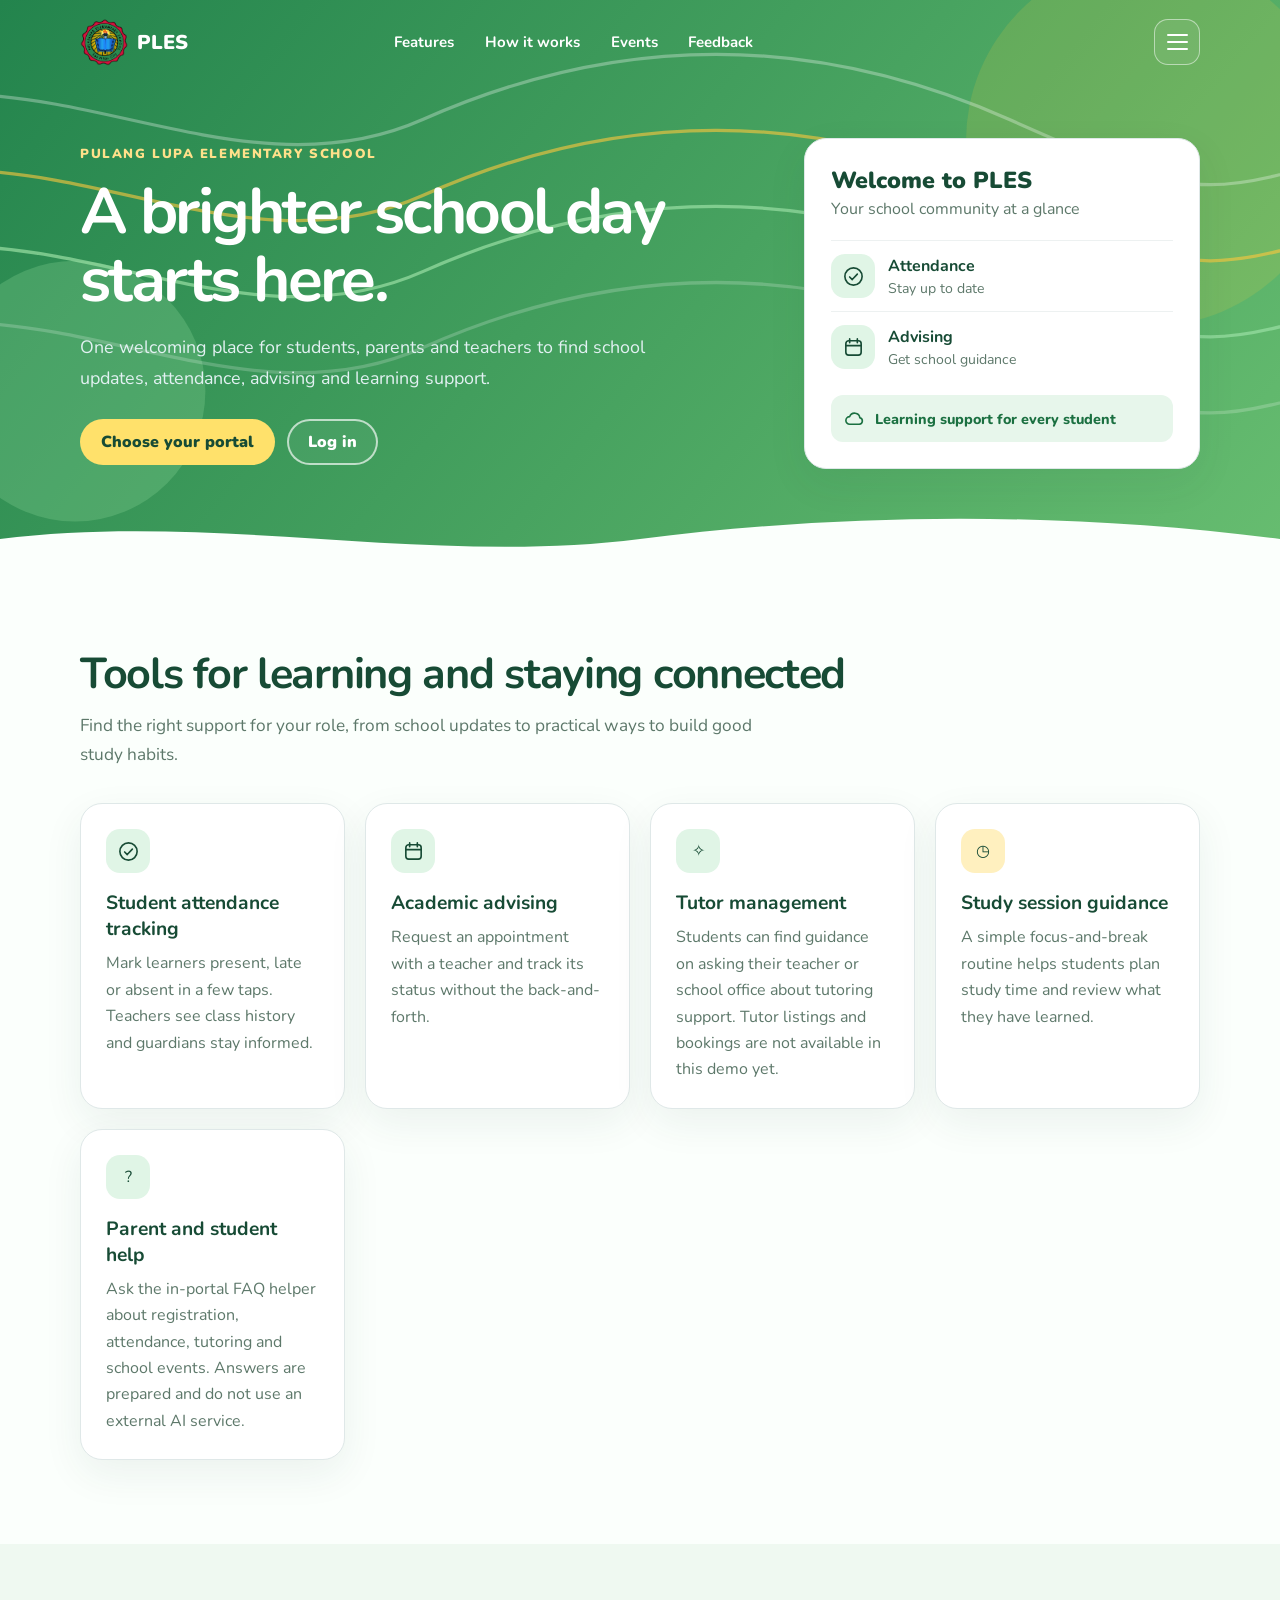
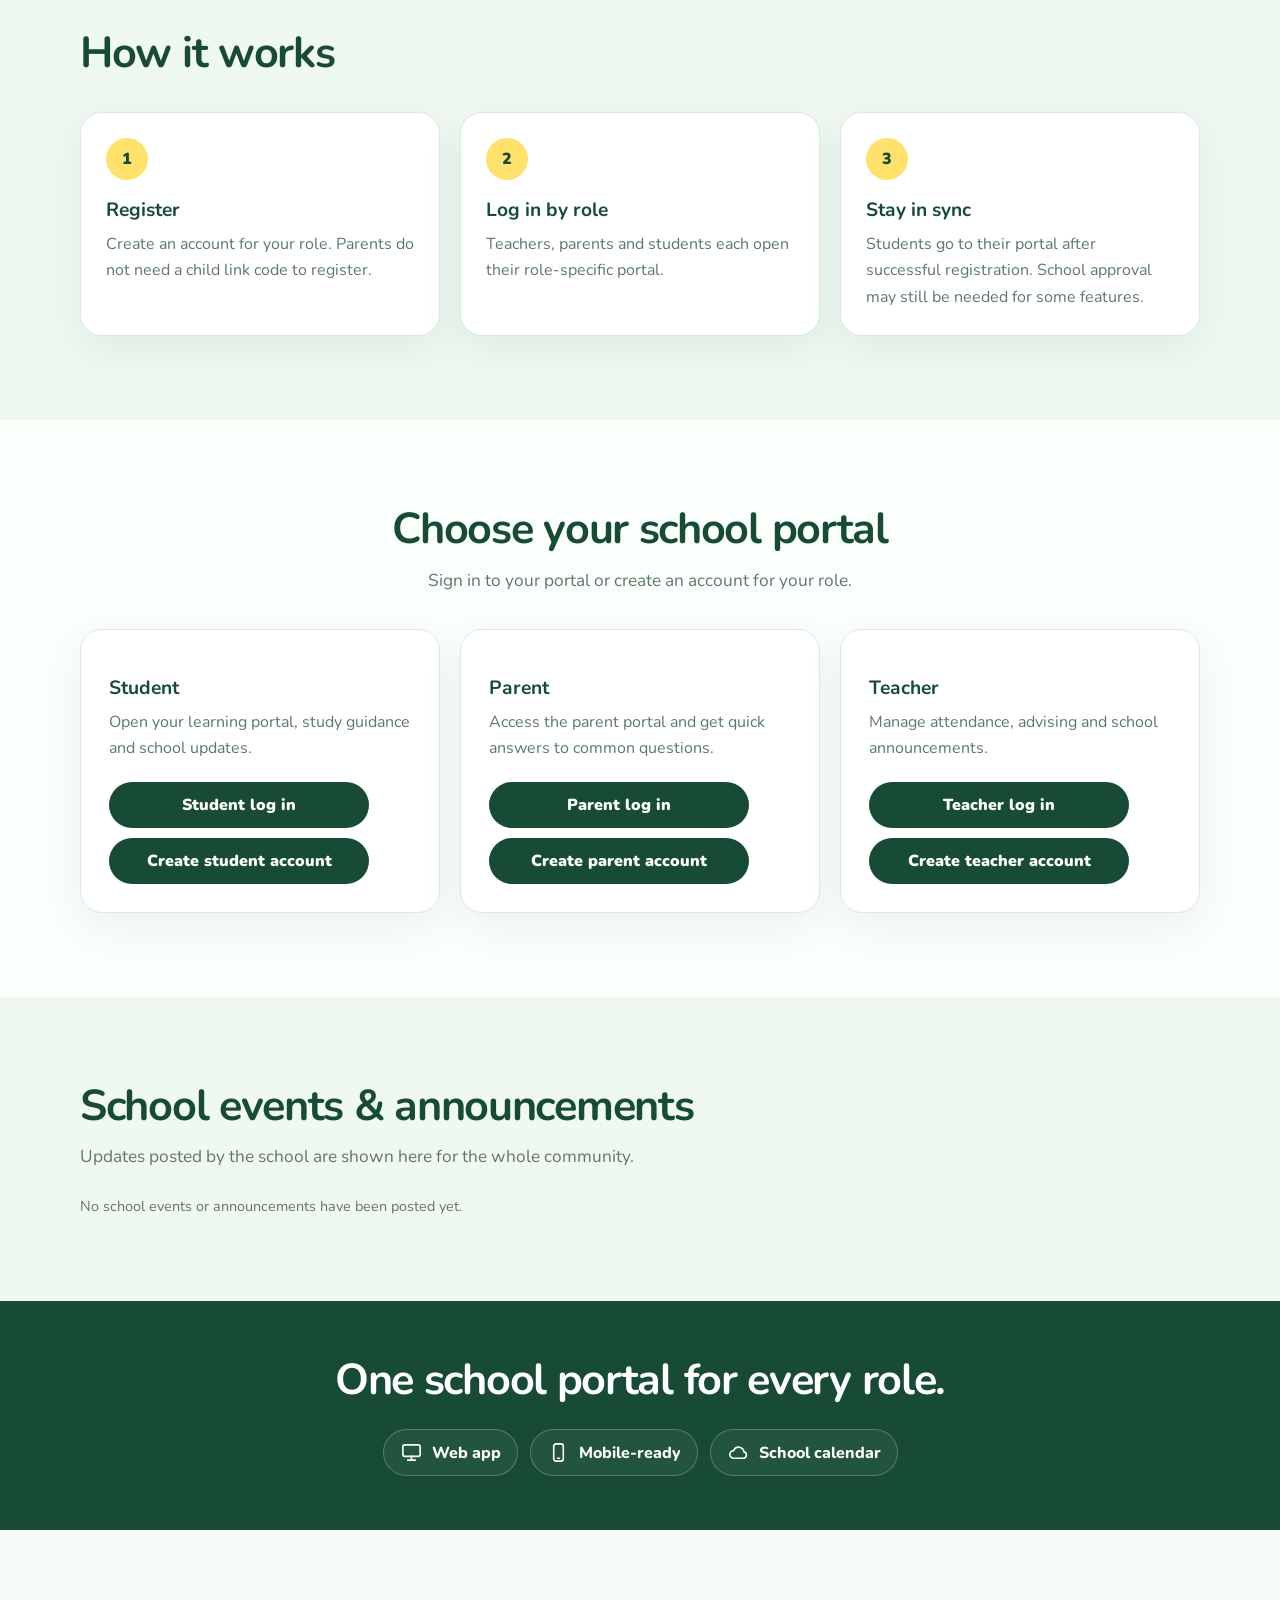
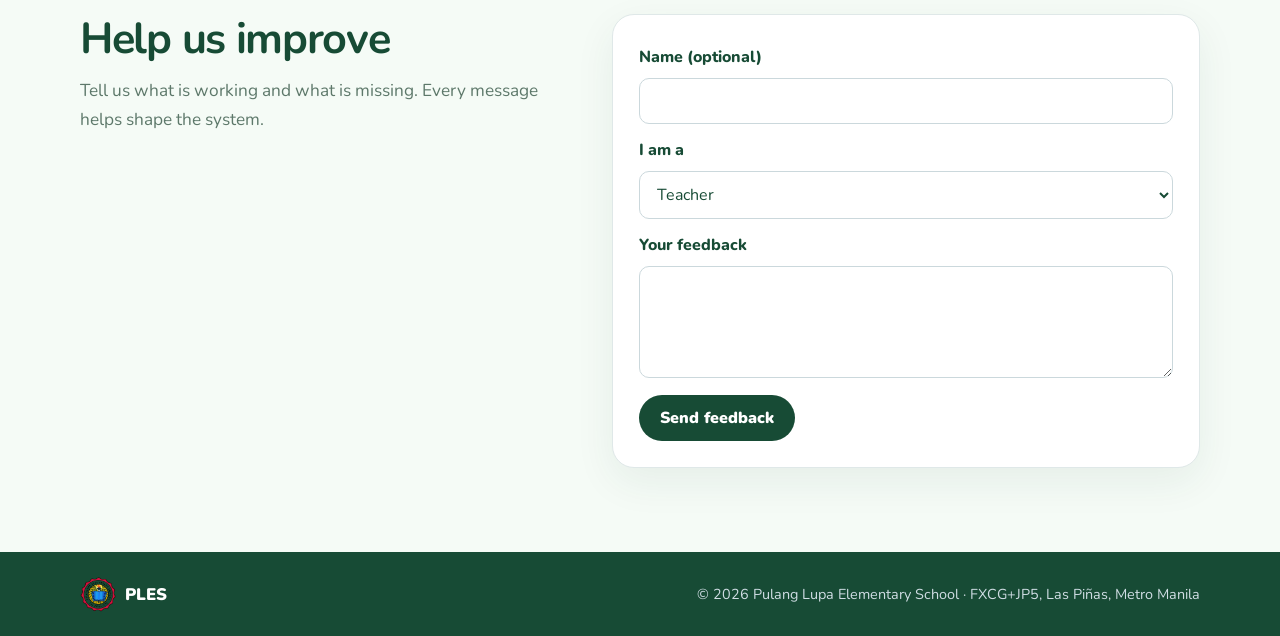
<file: index.html>
<!doctype html>
<html lang="en">
  <head>
    <meta charset="UTF-8" />
    <meta name="viewport" content="width=device-width, initial-scale=1.0" />
    <meta
      name="description"
      content="PLES is the school portal for attendance, advising, student study support, school events and parent help."
    />
    <title>PLES — School tools in sync</title>

    <link rel="preconnect" href="https://fonts.googleapis.com" />
    <link rel="preconnect" href="https://fonts.gstatic.com" crossorigin />
    <link
      href="https://fonts.googleapis.com/css2?family=Nunito:wght@400;500;600;700;800;900&display=swap"
      rel="stylesheet"
    />
    <link rel="stylesheet" href="index.css" />
  </head>

  <body>
    <div class="site-shell">
      <header class="hero-shell" id="top">
        <svg
          class="hero-waves"
          viewBox="0 0 1440 520"
          preserveAspectRatio="xMidYMid slice"
          aria-hidden="true"
        >
          <circle cx="1190" cy="130" r="170" fill="#FFC93C" fill-opacity=".14" />
          <circle cx="200" cy="360" r="120" fill="#9BE0A4" fill-opacity=".24" />
          <g fill="none" stroke-linecap="round" stroke-width="3">
            <path
              d="M-20 110C160 30 340 190 520 110S880 30 1060 110 1240 190 1460 110"
              stroke="#fff"
              stroke-opacity=".3"
            />
            <path
              transform="translate(0 70)"
              d="M-20 110C160 30 340 190 520 110S880 30 1060 110 1240 190 1460 110"
              stroke="#FFC93C"
              stroke-opacity=".6"
            />
            <path
              transform="translate(0 140)"
              d="M-20 110C160 30 340 190 520 110S880 30 1060 110 1240 190 1460 110"
              stroke="#9BE0A4"
              stroke-opacity=".7"
            />
            <path
              transform="translate(0 210)"
              d="M-20 110C160 30 340 190 520 110S880 30 1060 110 1240 190 1460 110"
              stroke="#fff"
              stroke-opacity=".2"
            />
          </g>
        </svg>

        <div class="container hero-container">
          <div class="top-nav">
            <a class="brand" href="#top" aria-label="PLES home">
              <img class="school-logo" src="school-logo.png" alt="" />
              <span>PLES</span>
            </a>

            <nav class="desktop-links" aria-label="Primary navigation">
              <a href="#features">Features</a>
              <a href="#how">How it works</a>
              <a href="#school-updates">Events</a>
              <a href="#feedback">Feedback</a>
            </nav>

            <button
              class="menu-toggle"
              id="menu-toggle"
              type="button"
              aria-expanded="false"
              aria-controls="site-menu"
              aria-label="Open menu"
            >
              <span></span><span></span><span></span>
            </button>
            <nav class="site-menu" id="site-menu" aria-label="Site menu" hidden>
              <div class="menu-section">
                <span class="menu-heading">Navigate</span>
                <a href="#features">Features</a>
                <a href="#how">How it works</a>
                <a href="#school-updates">Events &amp; announcements</a>
                <a href="#feedback">Feedback</a>
              </div>
              <div class="menu-section">
                <button
                  class="menu-heading menu-dropdown-toggle"
                  id="login-menu-toggle"
                  type="button"
                  aria-expanded="false"
                  aria-controls="login-menu-options"
                >
                  <span>Log in</span><span class="menu-chevron" aria-hidden="true">⌄</span>
                </button>
                <div class="menu-options" id="login-menu-options" hidden>
                  <a href="login.html?role=teacher">Log in as Teacher</a>
                  <a href="login.html?role=parent">Log in as Parent</a>
                  <a href="login.html?role=student">Log in as Student</a>
                </div>
              </div>
              <div class="menu-section">
                <button
                  class="menu-heading menu-dropdown-toggle"
                  id="register-menu-toggle"
                  type="button"
                  aria-expanded="false"
                  aria-controls="register-menu-options"
                >
                  <span>Register</span><span class="menu-chevron" aria-hidden="true">⌄</span>
                </button>
                <div class="menu-options" id="register-menu-options" hidden>
                  <a href="register.html?role=teacher">Register as Teacher</a>
                  <a href="register.html?role=parent">Register as Parent</a>
                  <a href="register.html?role=student">Register as Student</a>
                </div>
              </div>
            </div>
          </nav>

          <div class="hero-content">
            <div class="hero-copy">
              <span class="eyebrow">Pulang Lupa Elementary School</span>
              <h1>
                A brighter school day starts here.
              </h1>
              <p>
                One welcoming place for students, parents and teachers to find
                school updates, attendance, advising and learning support.
              </p>

              <div class="hero-actions">
                <a class="button button-yellow" href="#portals">Choose your portal</a>
                <button class="button button-outline" type="button" data-open-menu>
                  Log in
                </button>
              </div>
            </div>

            <div class="preview-card" aria-label="PLES school portal features">
              <div class="preview-heading">Welcome to PLES</div>
              <div class="preview-subtitle">Your school community at a glance</div>

              <div class="preview-row">
                <span class="feature-icon mint" aria-hidden="true">
                  <svg viewBox="0 0 24 24">
                    <circle cx="12" cy="12" r="9"></circle>
                    <path d="m8 12.5 2.7 2.7L16 9.5"></path>
                  </svg>
                </span>
                <div>
                  <strong>Attendance</strong>
                  <span>Stay up to date</span>
                </div>
              </div>

              <div class="preview-row">
                <span class="feature-icon coral" aria-hidden="true">
                  <svg viewBox="0 0 24 24">
                    <rect x="4" y="5" width="16" height="15" rx="3"></rect>
                    <path d="M8 3v4M16 3v4M4 10h16"></path>
                  </svg>
                </span>
                <div>
                  <strong>Advising</strong>
                  <span>Get school guidance</span>
                </div>
              </div>

              <div class="cloud-sync">
                <svg viewBox="0 0 24 24" aria-hidden="true">
                  <path d="M7 18a4 4 0 0 1 0-8 5.5 5.5 0 0 1 10.6 1.3A3.4 3.4 0 0 1 17 18z"></path>
                </svg>
                Learning support for every student
              </div>
            </div>
          </div>
        </div>

        <svg class="hero-edge" viewBox="0 0 1440 70" preserveAspectRatio="none" aria-hidden="true">
          <path d="M0 35C240 0 480 70 720 35S1200 0 1440 35V70H0Z" />
        </svg>
      </header>

      <main>
        <section class="section features-section" id="features">
          <div class="container">
            <h2>Tools for learning and staying connected</h2>
            <p class="section-lead">
              Find the right support for your role, from school updates to
              practical ways to build good study habits.
            </p>

            <div class="feature-grid">
              <article class="feature-card" id="attendance">
                <span class="feature-icon mint" aria-hidden="true">
                  <svg viewBox="0 0 24 24">
                    <circle cx="12" cy="12" r="9"></circle>
                    <path d="m8 12.5 2.7 2.7L16 9.5"></path>
                  </svg>
                </span>
                <h3>Student attendance tracking</h3>
                <p>
                  Mark learners present, late or absent in a few taps. Teachers
                  see class history and guardians stay informed.
                </p>
              </article>

              <article class="feature-card" id="advising">
                <span class="feature-icon coral" aria-hidden="true">
                  <svg viewBox="0 0 24 24">
                    <rect x="4" y="5" width="16" height="15" rx="3"></rect>
                    <path d="M8 3v4M16 3v4M4 10h16"></path>
                  </svg>
                </span>
                <h3>Academic advising</h3>
                <p>
                  Request an appointment with a teacher and track its status
                  without the back-and-forth.
                </p>
              </article>

              <article class="feature-card">
                <span class="feature-icon mint" aria-hidden="true">✧</span>
                <h3>Tutor management</h3>
                <p>
                  Students can find guidance on asking their teacher or school
                  office about tutoring support. Tutor listings and bookings
                  are not available in this demo yet.
                </p>
              </article>

              <article class="feature-card">
                <span class="feature-icon sun" aria-hidden="true">◷</span>
                <h3>Study session guidance</h3>
                <p>
                  A simple focus-and-break routine helps students plan study
                  time and review what they have learned.
                </p>
              </article>

              <article class="feature-card">
                <span class="feature-icon coral" aria-hidden="true">?</span>
                <h3>Parent and student help</h3>
                <p>
                  Ask the in-portal FAQ helper about registration, attendance,
                  tutoring and school events. Answers are prepared and do not
                  use an external AI service.
                </p>
              </article>
            </div>
          </div>
        </section>

        <section class="section how-section" id="how">
          <div class="container">
            <h2>How it works</h2>

            <div class="steps-grid">
              <article class="step">
                <span class="step-number">1</span>
                <h3>Register</h3>
                <p>
                  Create an account for your role. Parents do not need a child
                  link code to register.
                </p>
              </article>

              <article class="step">
                <span class="step-number">2</span>
                <h3>Log in by role</h3>
                <p>
                  Teachers, parents and students each open their role-specific portal.
                </p>
              </article>

              <article class="step">
                <span class="step-number">3</span>
                <h3>Stay in sync</h3>
                <p>
                  Students go to their portal after successful registration.
                  School approval may still be needed for some features.
                </p>
              </article>
            </div>
          </div>
        </section>

        <section class="section start-section" id="portals">
          <div class="container">
            <h2>Choose your school portal</h2>
            <p class="section-lead">
              Sign in to your portal or create an account for your role.
            </p>
            <div class="start-grid">
              <article class="choice-card">
                <h3>Student</h3>
                <p>Open your learning portal, study guidance and school updates.</p>
                <div class="role-actions">
                  <a class="button button-navy" href="login.html?role=student">Student log in</a>
                  <a class="button button-navy" href="register.html?role=student">Create student account</a>
                </div>
              </article>
              <article class="choice-card">
                <h3>Parent</h3>
                <p>Access the parent portal and get quick answers to common questions.</p>
                <div class="role-actions">
                  <a class="button button-navy" href="login.html?role=parent">Parent log in</a>
                  <a class="button button-navy" href="register.html?role=parent">Create parent account</a>
                </div>
              </article>
              <article class="choice-card">
                <h3>Teacher</h3>
                <p>Manage attendance, advising and school announcements.</p>
                <div class="role-actions">
                  <a class="button button-navy" href="login.html?role=teacher">Teacher log in</a>
                  <a class="button button-navy" href="register.html?role=teacher">Create teacher account</a>
                </div>
              </article>
            </div>
          </div>
        </section>

        <section class="section updates-section" id="school-updates">
          <div class="container">
            <h2>School events &amp; announcements</h2>
            <p class="section-lead">Updates posted by the school are shown here for the whole community.</p>
            <div class="public-updates" id="public-updates" aria-live="polite"></div>
          </div>
        </section>

        <section class="device-band" aria-label="PLES access">
          <div class="container">
            <h2>One school portal for every role.</h2>

            <div class="device-chips">
              <span>
                <svg viewBox="0 0 24 24" aria-hidden="true">
                  <rect x="3" y="4" width="18" height="12" rx="2"></rect>
                  <path d="M8 20h8M12 16v4"></path>
                </svg>
                Web app
              </span>

              <span>
                <svg viewBox="0 0 24 24" aria-hidden="true">
                  <rect x="7" y="3" width="10" height="18" rx="2.5"></rect>
                  <path d="M11 18h2"></path>
                </svg>
                Mobile-ready
              </span>

              <span>
                <svg viewBox="0 0 24 24" aria-hidden="true">
                  <path d="M7 18a4 4 0 0 1 0-8 5.5 5.5 0 0 1 10.6 1.3A3.4 3.4 0 0 1 17 18z"></path>
                </svg>
                School calendar
              </span>
            </div>
          </div>
        </section>

        <section class="section feedback-section" id="feedback">
          <div class="container feedback-layout">
            <div class="feedback-copy">
              <h2>Help us improve</h2>
              <p class="section-lead">
                Tell us what is working and what is missing. Every message helps
                shape the system.
              </p>
            </div>

            <form class="feedback-form" id="feedback-form">
              <label for="feedback-name">Name (optional)</label>
              <input
                id="feedback-name"
                name="name"
                type="text"
                autocomplete="name"
              />

              <label for="feedback-role">I am a</label>
              <select id="feedback-role" name="role">
                <option>Teacher</option>
                <option>Parent</option>
                <option>Student</option>
              </select>

              <label for="feedback-message">Your feedback</label>
              <textarea
                id="feedback-message"
                name="feedback"
                rows="4"
                required
                minlength="5"
              ></textarea>

              <button class="button button-navy" type="submit">
                Send feedback
              </button>

              <p class="local-confirmation" id="feedback-confirmation" role="status" hidden>
                Thanks for sharing your feedback. It has been confirmed on this
                page and was not sent to a server.
              </p>
            </form>
          </div>
        </section>
      </main>

      <footer class="site-footer">
        <div class="container footer-content">
          <a class="brand brand-small" href="#top" aria-label="PLES home">
            <img class="school-logo" src="school-logo.png" alt="" />
            <span>PLES</span>
          </a>
          <span>© <span id="year">2026</span> Pulang Lupa Elementary School · FXCG+JP5, Las Piñas, Metro Manila</span>
        </div>
      </footer>

      <nav class="mobile-dock" aria-label="Quick navigation">
        <a href="#top">
          <svg viewBox="0 0 24 24" aria-hidden="true">
            <path d="m4 11 8-7 8 7v8a1 1 0 0 1-1 1h-4v-6H9v6H5a1 1 0 0 1-1-1z"></path>
          </svg>
          <span>Home</span>
        </a>
        <a href="#portals">
          <svg viewBox="0 0 24 24" aria-hidden="true">
            <path d="M16 21v-2a4 4 0 0 0-4-4H6a4 4 0 0 0-4 4v2M9 11a4 4 0 1 0 0-8 4 4 0 0 0 0 8ZM20 8v6M23 11h-6"></path>
          </svg>
          <span>Portals</span>
        </a>
        <a href="#feedback">
          <svg viewBox="0 0 24 24" aria-hidden="true">
            <path d="M4 5h16v11H9l-5 4z"></path>
          </svg>
          <span>Feedback</span>
        </a>
      </nav>
    </div>

    <script type="module" src="index.js"></script>
  </body>
</html>
</file>
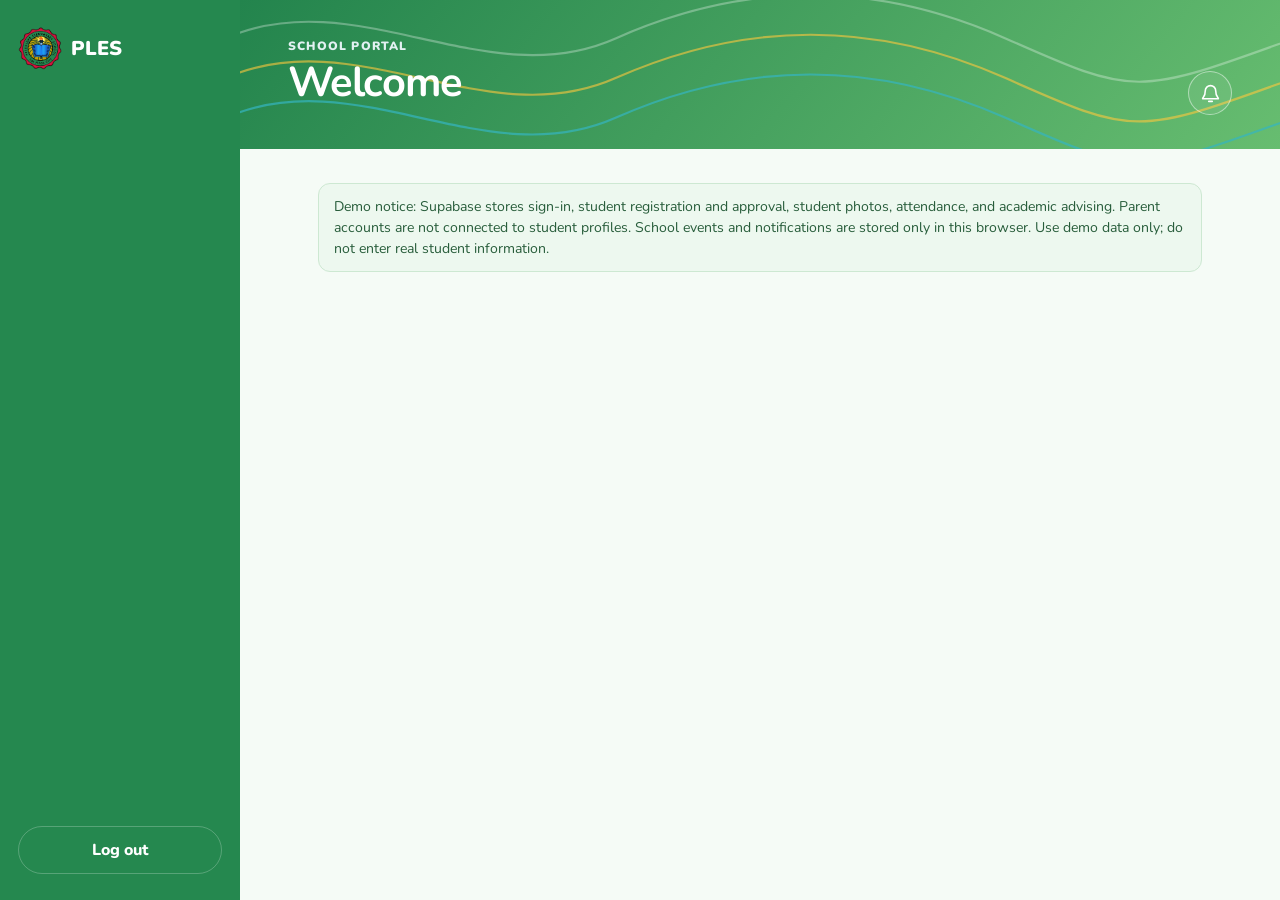
<file: dashboard.html>
<!doctype html>
<html lang="en">
  <head>
    <meta charset="utf-8" />
    <meta name="viewport" content="width=device-width, initial-scale=1" />
    <meta name="description" content="Private school portals for teachers, parents and students." />
    <title>School portal | PLES</title>
    <link rel="preconnect" href="https://fonts.googleapis.com" />
    <link rel="preconnect" href="https://fonts.gstatic.com" crossorigin />
    <link href="https://fonts.googleapis.com/css2?family=Nunito:wght@400;600;700;800;900&display=swap" rel="stylesheet" />
    <link rel="stylesheet" href="dashboard.css" />
    <script type="module" src="dashboard.js"></script>
  </head>
  <body>
    <div class="app">
      <aside class="side">
        <a class="brand" href="dashboard.html" aria-label="PLES portal home">
          <img class="school-logo" src="school-logo.png" alt="" />
          <span>PLES</span>
        </a>
        <nav id="nav" aria-label="Portal sections"></nav>
        <a class="logout logout-link" href="index.html">Log out</a>
      </aside>

      <div class="main">
        <header class="banner">
          <svg viewBox="0 0 1440 220" preserveAspectRatio="xMidYMid slice" aria-hidden="true">
            <g fill="none" stroke-linecap="round" stroke-width="3">
              <path d="M-20 60C160 -20 340 140 520 60S880 -20 1060 60 1240 140 1460 60" stroke="#fff" stroke-opacity=".3" />
              <path transform="translate(0 55)" d="M-20 60C160 -20 340 140 520 60S880 -20 1060 60 1240 140 1460 60" stroke="#FFC93C" stroke-opacity=".6" />
              <path transform="translate(0 110)" d="M-20 60C160 -20 340 140 520 60S880 -20 1060 60 1240 140 1460 60" stroke="#35B6C0" stroke-opacity=".7" />
            </g>
          </svg>
          <div class="banner-text">
            <a class="mobile-brand" href="dashboard.html" aria-label="PLES portal home">
              <img class="school-logo" src="school-logo.png" alt="" />
              <span>PLES</span>
            </a>
            <p class="eyebrow" id="role-label">School portal</p>
            <h1 id="hello">Welcome</h1>
            <p id="today"></p>
          </div>
          <div class="header-actions">
            <button class="notification-button" id="notification-button" type="button" aria-label="Notifications" aria-expanded="false">
              <svg viewBox="0 0 24 24" aria-hidden="true"><path d="M18 9a6 6 0 0 0-12 0c0 7-3 7-3 9h18c0-2-3-2-3-9M10 21h4" /></svg>
              <span class="notification-count" id="notification-count" hidden></span>
            </button>
            <a class="mobile-logout logout-link" href="index.html">Log out</a>
          </div>
        </header>

        <main class="content">
          <p class="demo-banner" role="note">Demo notice: Supabase stores sign-in, student registration and approval, student photos, attendance, and academic advising. Parent accounts are not connected to student profiles. School events and notifications are stored only in this browser. Use demo data only; do not enter real student information.</p>
          <section class="panel notification-panel" id="notification-panel" hidden>
            <div class="panel-heading"><div><h3>Notifications</h3><p>Recent updates for your portal</p></div><button id="close-notifications" class="link-btn" type="button">Close</button></div>
            <div id="notification-list" class="event-list"></div>
          </section>
          <section class="panel help-assistant" id="help-assistant" hidden>
            <div class="panel-heading"><div><h3>PLES Help Chat</h3><p>Quick answers for parents and students</p></div></div>
            <p class="help-disclaimer">This FAQ helper uses prepared school answers and does not send messages to an external AI service.</p>
            <div class="help-chat-log" id="help-chat-log" role="log" aria-live="polite">
              <p class="help-message">assistant: Hi! Ask me about registration, tutoring, study sessions, attendance, advising, or school events.</p>
            </div>
            <form class="help-chat-form" id="help-chat-form">
              <label for="help-chat-input">Your question</label>
              <div class="help-chat-entry">
                <input id="help-chat-input" name="question" type="text" maxlength="300" placeholder="How can I find a tutor?" required />
                <button class="btn" type="submit">Ask</button>
              </div>
            </form>
          </section>

          <section id="teacher-home" class="view" hidden>
            <div class="section-heading">
              <div><h2>Teacher dashboard</h2><p class="lead">Your connected learners and today’s school activity.</p></div>
              <a class="btn" href="#attendance">Take attendance</a>
            </div>
            <div class="quick-grid">
              <a class="quick-card" href="#advising"><span class="quick-icon">✦</span><strong>Advising requests</strong><span id="pending-count">Review pending requests</span></a>
              <a class="quick-card" href="#attendance"><span class="quick-icon">✓</span><strong>Attendance</strong><span>Record today’s attendance</span></a>
            </div>
            <h3>Students assigned to you</h3>
            <div class="student-grid" id="teacher-students"></div>
            <section class="panel teacher-registrations-panel" id="teacher-registrations-panel" hidden>
              <div class="panel-heading">
                <div><h3>Student registrations to review</h3><p>Pending registrations and approved, unassigned students appear here.</p></div>
                <a class="btn btn-secondary" href="#admin">Review registrations</a>
              </div>
              <div class="student-grid" id="teacher-pending-students"></div>
            </section>
            <div class="dashboard-columns">
              <section class="panel"><div class="panel-heading"><div><h3>Upcoming events</h3><p>School calendar</p></div><a href="#events">View calendar</a></div><div id="teacher-events" class="event-list"></div></section>
            </div>
            <section class="panel admin-entry" id="admin-entry" hidden>
              <div><span class="eyebrow">Teacher workspace</span><h3>School administration</h3><p>Manage school events and announcements.</p></div>
              <a class="btn btn-secondary" href="#admin">Open admin tools</a>
            </section>
          </section>

          <section id="advising" class="view" hidden>
            <h2>Academic advising</h2>
            <p class="lead">Review and accept appointment requests from your connected school community.</p>
            <div id="advising-requests" class="list"></div>
          </section>

          <section id="attendance" class="view" hidden>
            <h2>Attendance tracking</h2><p class="lead">Record attendance for students approved and assigned to your account.</p>
            <p class="status-copy" id="attendance-registration-note" hidden>Pending registrations appear by name below for teachers. Attendance can be recorded after a student is approved and assigned to your roster.</p>
            <label class="filter-label" for="semester-filter">Attendance timeline</label>
            <select id="semester-filter" class="semester-filter">
              <option value="1">1st Semester</option><option value="2">2nd Semester</option>
              <option value="3">3rd Semester</option><option value="4">4th Semester</option>
            </select>
            <p id="summary" class="summary" role="status"></p>
            <p id="attendance-feedback" class="form-feedback" role="status"></p>
            <ul id="roster" class="list"></ul>
          </section>

          <section id="parent" class="view" hidden>
            <div class="section-heading"><div><h2>Guardian</h2><p class="lead">Your child’s school day, academic standing and teacher updates.</p></div></div>
            <div id="parent-child" class="card child-profile"></div>
            <div class="parent-grid">
              <section class="panel"><h3>Attendance</h3><p id="parent-attendance" class="status-copy"></p><label class="filter-label" for="parent-semester">Attendance timeline</label><select id="parent-semester" class="semester-filter"><option value="1">1st Semester</option><option value="2">2nd Semester</option><option value="3">3rd Semester</option><option value="4">4th Semester</option></select><ul id="week" class="week"></ul></section>
              <section class="panel"><h3>Academic standing</h3><p id="academic-standing" class="standing-copy"></p><h4>Teacher feedback</h4><p id="teacher-feedback" class="feedback-copy"></p></section>
            </div>
            <section class="panel advising-request-panel">
              <h3>Request academic advising</h3>
              <form id="parent-advising-form" class="form-row">
                <label>Preferred date<input name="date" type="date" required /></label>
                <label>Preferred time<input name="time" type="time" required /></label>
                <label>What would you like to discuss?<input name="message" minlength="3" required /></label>
                <button class="btn" type="submit">Send request</button>
              </form>
            </section>
            <section class="panel"><div class="panel-heading"><div><h3>Upcoming events</h3><p>School calendar updates</p></div></div><div id="parent-events" class="event-list"></div></section>
          </section>

          <section id="student" class="view" hidden>
            <h2>Student portal</h2><p class="lead">Your attendance and school updates.</p>
            <div class="quick-grid">
              <a class="quick-card" href="#advising"><span class="quick-icon">✦</span><strong>Academic advising</strong><span>Check appointment requests</span></a>
              <a class="quick-card" href="#events"><span class="quick-icon">▦</span><strong>School calendar</strong><span>View events and announcements</span></a>
              <a class="quick-card" href="#tutors"><span class="quick-icon">✧</span><strong>Tutor management</strong><span>Learn how to find tutoring support</span></a>
              <a class="quick-card" href="#study-sessions"><span class="quick-icon">◷</span><strong>Study sessions</strong><span>Build a simple study routine</span></a>
            </div>
            <section class="panel"><h3>My attendance</h3><label class="filter-label" for="student-semester-filter">Attendance timeline</label><select id="student-semester-filter" class="semester-filter"><option value="1">1st Semester</option><option value="2">2nd Semester</option><option value="3">3rd Semester</option><option value="4">4th Semester</option></select><p id="student-attendance" class="status-copy"></p></section>
            <section class="panel" id="student-registration-panel" hidden>
              <h3>Student registration</h3>
              <p id="student-approval-status" class="status-copy"></p>
              <div class="student-link-details">
                <div><strong>Student ID</strong><code id="student-school-id"></code></div>
              </div>
            </section>
            <section class="panel advising-request-panel">
              <h3>Request academic advising</h3>
              <form id="student-advising-form" class="form-row">
                <label>Preferred date<input name="date" type="date" required /></label>
                <label>Preferred time<input name="time" type="time" required /></label>
                <label>What would you like to discuss?<input name="message" minlength="3" required /></label>
                <button class="btn" type="submit">Send request</button>
                <p id="student-advising-feedback" class="form-feedback" role="status" hidden></p>
              </form>
              <p id="student-advising-status" class="status-copy" hidden></p>
            </section>
          </section>

          <section id="tutors" class="view" hidden>
            <h2>Tutor management</h2>
            <p class="lead">Find out how to get learning support from your school.</p>
            <section class="panel">
              <h3>Getting tutoring support</h3>
              <p class="status-copy">Ask your teacher or school office which tutors are available for your subject. Tutor listings and bookings are not connected to this demo portal yet.</p>
              <button class="btn help-prompt-button" type="button" data-help-prompt="How do I find a tutor?">Ask the help chat about tutors</button>
            </section>
          </section>

          <section id="study-sessions" class="view" hidden>
            <h2>Study sessions</h2>
            <p class="lead">Use this simple routine to make study time easier to manage.</p>
            <div class="study-plan-grid">
              <article class="panel"><span class="study-step">1</span><h3>Choose one goal</h3><p class="status-copy">Pick one subject or assignment to focus on for this session.</p></article>
              <article class="panel"><span class="study-step">2</span><h3>Focus, then pause</h3><p class="status-copy">Study for 25 minutes, take a 5-minute break, and repeat if you have time.</p></article>
              <article class="panel"><span class="study-step">3</span><h3>Review your progress</h3><p class="status-copy">Write down what you finished and what you want to ask your teacher.</p></article>
            </div>
            <button class="btn help-prompt-button" type="button" data-help-prompt="How can I plan a study session?">Ask the help chat about study sessions</button>
          </section>

          <section id="events" class="view" hidden>
            <h2>School calendar</h2><p class="lead">Upcoming school events and announcements.</p>
            <div id="calendar-events" class="event-list"></div>
          </section>

          <section id="admin" class="view" hidden>
            <h2>Teacher tools</h2><p class="lead">Approve pending students to your roster and manage school announcements.</p>
            <section class="panel" id="student-approvals-panel" hidden>
              <div class="panel-heading"><div><h3>Student approval access</h3><p>Review new student registrations and select students to add to your roster.</p></div><button class="link-btn" id="refresh-student-approvals" type="button">Refresh registrations</button></div>
              <p class="status-copy">Approving a student assigns them to your teacher roster. Only school administrators can reject registrations.</p>
              <div id="pending-student-approvals" class="approval-list"></div>
            </section>
            <form id="event-form" class="card form-row admin-form">
              <label>Post type<select name="type" required><option value="event">School event</option><option value="announcement">Announcement</option></select></label>
              <label>Title<input name="title" minlength="3" required /></label>
              <label>Date<input name="date" type="date" /></label>
              <label>Details<input name="details" minlength="3" required /></label>
              <button class="btn" type="submit">Publish post</button>
            </form>
            <p class="privacy-note">Admin tools appear only inside the Teacher portal. Production access must also be authorized by the school’s server.</p>
            <h3>Published posts</h3><div id="admin-events" class="event-list"></div>
          </section>
        </main>
      </div>
    </div>
  </body>
</html>
</file>
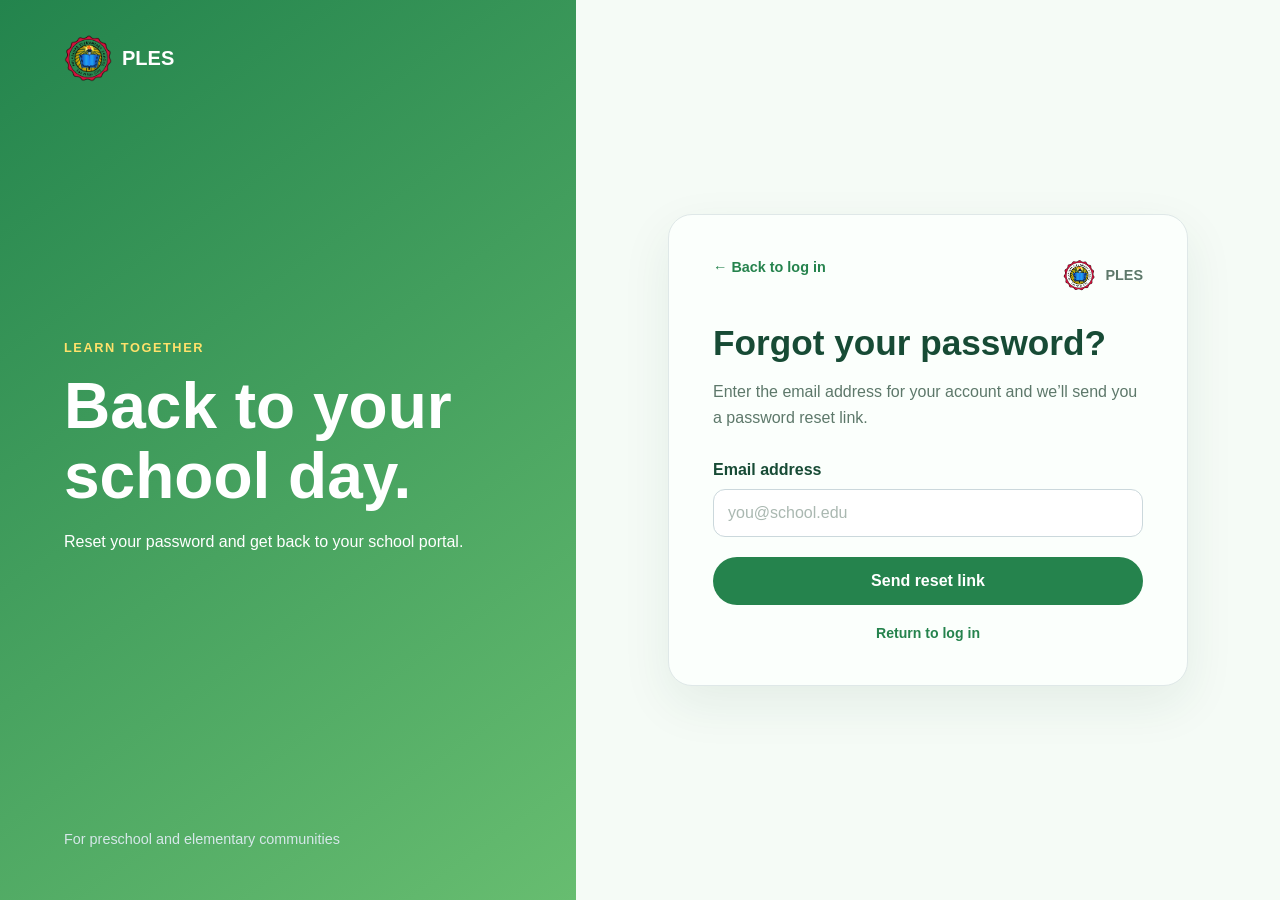
<file: forgot-password.html>
<!doctype html>
<html lang="en">
  <head>
    <meta charset="utf-8" />
    <meta name="viewport" content="width=device-width, initial-scale=1" />
    <title>Reset password | PLES</title>
    <link rel="stylesheet" href="styles.css" />
    <script type="module" src="forms.js"></script>
  </head>
  <body>
    <main class="auth-shell">
      <aside class="auth-aside">
        <a class="brand" href="index.html" aria-label="PLES home"><img class="school-logo" src="school-logo.png" alt="" /><span>PLES</span></a>
        <div>
          <p class="eyebrow">Learn together</p>
          <h1>Back to your school day.</h1>
          <p>Reset your password and get back to your school portal.</p>
        </div>
        <p class="aside-foot">For preschool and elementary communities</p>
      </aside>
      <section class="auth-main">
        <div class="auth-card">
          <div class="auth-topline"><a href="login.html">← Back to log in</a><a class="brand auth-brand" href="index.html" aria-label="PLES home"><img class="school-logo" src="school-logo.png" alt="" /><span>PLES</span></a></div>
          <section id="password-request-panel">
            <h2>Forgot your password?</h2>
            <p class="intro">Enter the email address for your account and we’ll send you a password reset link.</p>
            <form class="demo-form" id="password-request-form">
              <label for="reset-email">Email address</label>
              <input id="reset-email" name="email" type="email" autocomplete="email" placeholder="you@school.edu" required />
              <button class="submit-button" type="submit">Send reset link</button>
              <p class="form-success" role="status" hidden></p>
            </form>
          </section>
          <section id="password-update-panel" hidden>
            <h2>Choose a new password</h2>
            <p class="intro">Enter a new password for your PLES account.</p>
            <form class="demo-form" id="password-update-form">
              <label for="new-password">New password</label>
              <input id="new-password" name="password" type="password" autocomplete="new-password" placeholder="At least 8 characters" minlength="8" required />
              <button class="submit-button" type="submit">Update password</button>
              <p class="form-success" role="status" hidden></p>
            </form>
          </section>
          <nav class="auth-links">
            <a href="login.html">Return to log in</a>
          </nav>
        </div>
      </section>
    </main>
  </body>
</html>
</file>
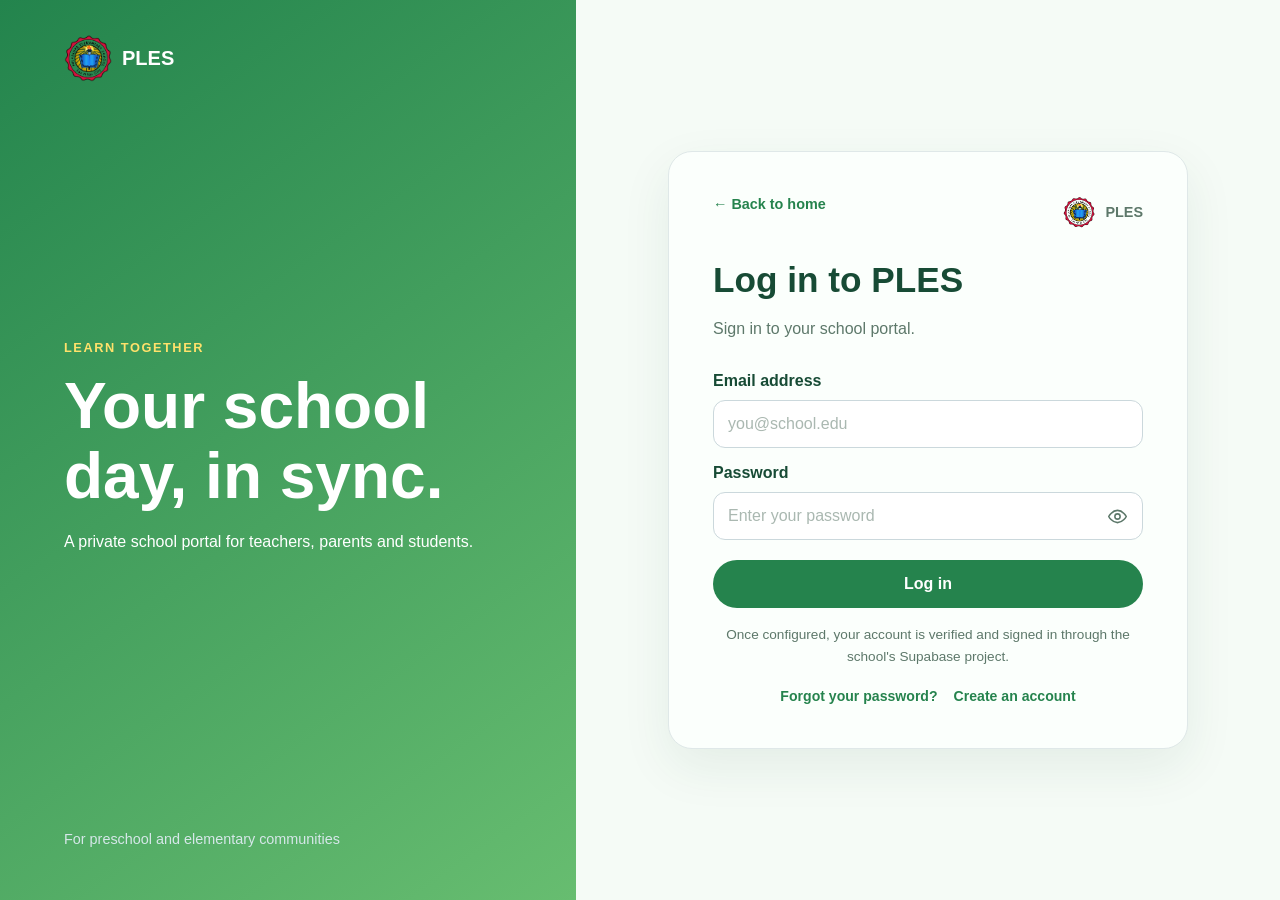
<file: login.html>
<!doctype html>
<html lang="en">
  <head>
    <meta charset="utf-8" />
    <meta name="viewport" content="width=device-width, initial-scale=1" />
    <title>Log in | PLES</title>
    <link rel="stylesheet" href="styles.css" />
    <script type="module" src="forms.js"></script>
  </head>
  <body>
    <main class="auth-shell">
      <aside class="auth-aside">
        <a class="brand" href="index.html" aria-label="PLES home"><img class="school-logo" src="school-logo.png" alt="" /><span>PLES</span></a>
        <div>
          <p class="eyebrow">Learn together</p>
          <h1>Your school day, in sync.</h1>
          <p>A private school portal for teachers, parents and students.</p>
        </div>
        <p class="aside-foot">For preschool and elementary communities</p>
      </aside>
      <section class="auth-main">
        <div class="auth-card">
          <div class="auth-topline"><a href="index.html">← Back to home</a><a class="brand auth-brand" href="index.html" aria-label="PLES home"><img class="school-logo" src="school-logo.png" alt="" /><span>PLES</span></a></div>
          <h2 id="form-title">Log in to PLES</h2>
          <p class="intro" id="form-intro">Sign in to your school portal.</p>
          <form class="demo-form" id="account-form" data-mode="login">
            <input id="account-role" name="role" type="hidden" />
            <label for="login-email">Email address</label>
            <input id="login-email" name="email" type="email" autocomplete="email" placeholder="you@school.edu" required />
            <label for="login-password">Password</label>
            <div class="password-field">
              <input id="login-password" name="password" type="password" autocomplete="current-password" placeholder="Enter your password" minlength="8" required />
              <button class="password-toggle" type="button" aria-label="Show password" aria-pressed="false" aria-controls="login-password">
                <svg class="eye-open" viewBox="0 0 24 24" aria-hidden="true"><path d="M2 12s3.6-7 10-7 10 7 10 7-3.6 7-10 7S2 12 2 12Z" /><circle cx="12" cy="12" r="3" /></svg>
                <svg class="eye-closed" viewBox="0 0 24 24" aria-hidden="true"><path d="m3 3 18 18M10.6 10.6a2 2 0 0 0 2.8 2.8" /><path d="M9.9 5.2A10.7 10.7 0 0 1 12 5c6.4 0 10 7 10 7a15 15 0 0 1-3.1 3.8M6.2 6.2C3.5 8 2 12 2 12s3.6 7 10 7a10 10 0 0 0 4-.8" /></svg>
              </button>
            </div>
            <button class="submit-button" id="submit-label" type="submit">Log in</button>
            <p class="form-success" role="status" hidden></p>
          </form>
          <p class="footnote">Once configured, your account is verified and signed in through the school's Supabase project.</p>
          <nav class="auth-links">
            <a href="forgot-password.html">Forgot your password?</a>
            <a id="register-link" href="register.html">Create an account</a>
          </nav>
        </div>
      </section>
    </main>
  </body>
</html>
</file>
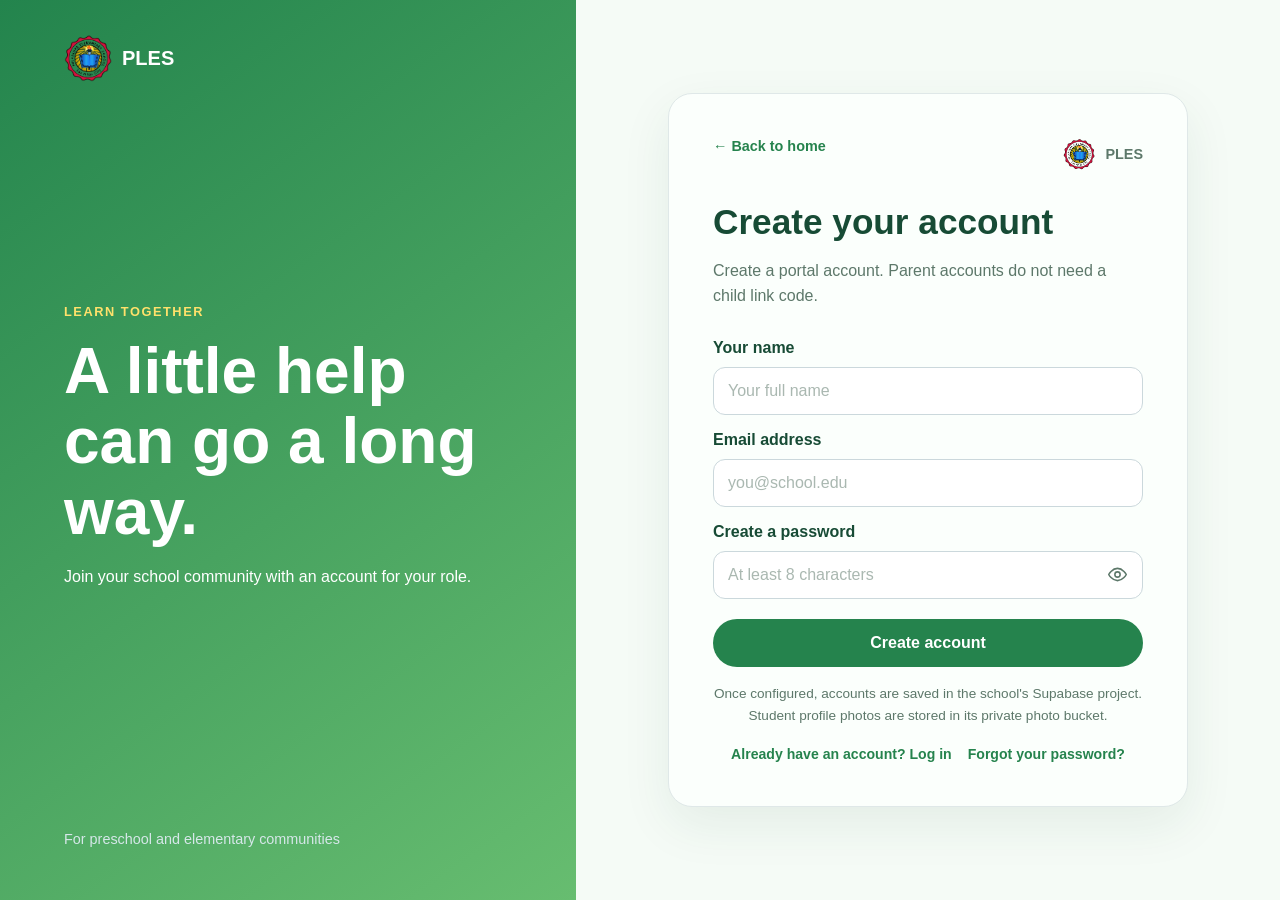
<file: register.html>
<!doctype html>
<html lang="en">
  <head>
    <meta charset="utf-8" />
    <meta name="viewport" content="width=device-width, initial-scale=1" />
    <title>Register | PLES</title>
    <link rel="stylesheet" href="styles.css" />
    <script type="module" src="forms.js"></script>
  </head>
  <body>
    <main class="auth-shell">
      <aside class="auth-aside">
        <a class="brand" href="index.html" aria-label="PLES home"><img class="school-logo" src="school-logo.png" alt="" /><span>PLES</span></a>
        <div>
          <p class="eyebrow">Learn together</p>
          <h1>A little help can go a long way.</h1>
          <p>Join your school community with an account for your role.</p>
        </div>
        <p class="aside-foot">For preschool and elementary communities</p>
      </aside>
      <section class="auth-main">
        <div class="auth-card">
          <div class="auth-topline"><a href="index.html">← Back to home</a><a class="brand auth-brand" href="index.html" aria-label="PLES home"><img class="school-logo" src="school-logo.png" alt="" /><span>PLES</span></a></div>
          <h2 id="form-title">Create your account</h2>
          <p class="intro" id="form-intro">Create a portal account. Parent accounts do not need a child link code.</p>
          <form class="demo-form" id="account-form" data-mode="register">
            <input id="account-role" name="role" type="hidden" />
            <label for="register-name">Your name</label>
            <input id="register-name" name="name" type="text" autocomplete="name" placeholder="Your full name" minlength="2" required />
            <label for="register-email">Email address</label>
            <input id="register-email" name="email" type="email" autocomplete="email" placeholder="you@school.edu" required />
            <div class="role-fields" id="student-fields" hidden>
              <label for="student-id">Student ID</label>
              <input id="student-id" name="studentId" autocomplete="off" placeholder="Your school-issued student ID" minlength="3" />
              <label for="student-photo">Upload 2x2 Photo (required)</label>
              <input id="student-photo" name="photo" type="file" accept="image/jpeg,image/png,image/webp" />
              <p class="field-help">Choose a clear, square profile photo. It will only appear inside the parent and teacher portals.</p>
            </div>
            <label for="register-password">Create a password</label>
            <div class="password-field">
              <input id="register-password" name="password" type="password" autocomplete="new-password" placeholder="At least 8 characters" minlength="8" required />
              <button class="password-toggle" type="button" aria-label="Show password" aria-pressed="false" aria-controls="register-password">
                <svg class="eye-open" viewBox="0 0 24 24" aria-hidden="true"><path d="M2 12s3.6-7 10-7 10 7 10 7-3.6 7-10 7S2 12 2 12Z" /><circle cx="12" cy="12" r="3" /></svg>
                <svg class="eye-closed" viewBox="0 0 24 24" aria-hidden="true"><path d="m3 3 18 18M10.6 10.6a2 2 0 0 0 2.8 2.8" /><path d="M9.9 5.2A10.7 10.7 0 0 1 12 5c6.4 0 10 7 10 7a15 15 0 0 1-3.1 3.8M6.2 6.2C3.5 8 2 12 2 12s3.6 7 10 7a10 10 0 0 0 4-.8" /></svg>
              </button>
            </div>
            <button class="submit-button" id="submit-label" type="submit">Create account</button>
            <p class="form-success" role="status" hidden></p>
          </form>
          <p class="footnote">Once configured, accounts are saved in the school's Supabase project. Student profile photos are stored in its private photo bucket.</p>
          <nav class="auth-links">
            <a id="login-link" href="login.html?role=teacher">Already have an account? Log in</a>
            <a href="forgot-password.html">Forgot your password?</a>
          </nav>
        </div>
      </section>
    </main>
  </body>
</html>
</file>
<file: index.css>
:root {
  color-scheme: light;
  font-family: "Nunito", sans-serif;
  color: #174b35;
  background: #fbfffc;
  font-synthesis: none;
  text-rendering: optimizeLegibility;
  --navy: #174b35;
  --teal: #25834d;
  --mint: #e0f5e6;
  --yellow: #ffe16b;
  --coral: #ffe5df;
  --muted: #5d786a;
  --paper: #fbfffc;
}

* {
  box-sizing: border-box;
}

html {
  scroll-behavior: smooth;
}

body {
  margin: 0;
  min-width: 320px;
  background: var(--paper);
}

a {
  color: inherit;
  text-decoration: none;
}

button,
input,
select,
textarea {
  font: inherit;
}

button,
a {
  -webkit-tap-highlight-color: transparent;
}

.site-shell {
  overflow: hidden;
}

.container {
  width: min(1120px, calc(100% - 40px));
  margin: 0 auto;
}

.hero-shell {
  position: relative;
  isolation: isolate;
  color: #fff;
  background: linear-gradient(130deg, #23844d, #67bd70);
}

.hero-waves {
  position: absolute;
  z-index: -1;
  inset: 0;
  width: 100%;
  height: 100%;
}

.hero-container {
  position: relative;
  padding-bottom: 96px;
}

.top-nav,
.desktop-links,
.hero-actions,
.footer-content {
  display: flex;
  align-items: center;
}

.top-nav {
  position: relative;
  display: flex;
  min-height: 84px;
  align-items: center;
  gap: 12px;
}

.brand {
  display: inline-flex;
  align-items: center;
  gap: 9px;
  color: inherit;
  font-size: 1.25rem;
  font-weight: 900;
  white-space: nowrap;
}

.school-logo {
  width: 48px;
  height: 48px;
  flex: none;
  object-fit: contain;
}

.desktop-links {
  display: flex;
  justify-content: center;
  align-items: center;
  gap: clamp(14px, 2.4vw, 32px);
  margin: 0 auto;
  color: #fff;
  font-size: .94rem;
  font-weight: 700;
}

.desktop-links a,
.top-nav > a:not(.button) {
  transition: opacity .2s ease;
}

.desktop-links a:hover,
.top-nav > a:not(.button):hover {
  opacity: .75;
}

.menu-toggle {
  display: grid;
  width: 46px;
  height: 46px;
  flex: 0 0 auto;
  align-content: center;
  justify-items: center;
  gap: 5px;
  margin-left: auto;
  border: 1px solid #ffffff80;
  border-radius: 14px;
  color: #fff;
  background: #ffffff10;
  cursor: pointer;
}

.menu-toggle span {
  width: 21px;
  height: 2px;
  border-radius: 2px;
  background: currentColor;
  transition: transform .18s ease, opacity .18s ease;
}

.menu-toggle[aria-expanded="true"] span:first-child { transform: translateY(7px) rotate(45deg); }
.menu-toggle[aria-expanded="true"] span:nth-child(2) { opacity: 0; }
.menu-toggle[aria-expanded="true"] span:last-child { transform: translateY(-7px) rotate(-45deg); }

@keyframes menu-enter {
  from {
    opacity: 0;
    transform: translateY(-8px) scale(.98);
  }
  to {
    opacity: 1;
    transform: translateY(0) scale(1);
  }
}

.site-menu {
  position: absolute;
  z-index: 10;
  top: calc(100% - 8px);
  right: 0;
  display: grid;
  width: min(390px, calc(100vw - 32px));
  gap: 14px;
  padding: 18px;
  border: 1px solid #b8cdbd;
  border-radius: 10px;
  color: var(--navy);
  background: #fff;
  box-shadow: 0 12px 28px #174b352e;
}

.site-menu[hidden] { display: none; }

.menu-section {
  display: grid;
  grid-template-columns: repeat(2, minmax(0, 1fr));
  gap: 6px 10px;
}

.menu-heading {
  grid-column: 1 / -1;
  padding: 0 8px 3px;
  color: var(--muted);
  font-size: .72rem;
  font-weight: 900;
  letter-spacing: .1em;
  text-transform: uppercase;
}

.menu-section a {
  display: block;
  padding: 9px 8px;
  border: 1px solid transparent;
  border-radius: 4px;
  color: var(--navy);
  font-size: .9rem;
  font-weight: 800;
  text-decoration: none;
  transition: color .16s ease, background-color .16s ease, border-color .16s ease, transform .16s ease;
}

.menu-section a:hover,
.menu-section a:focus-visible,
.menu-dropdown-toggle:hover,
.menu-dropdown-toggle:focus-visible {
  position: relative;
  z-index: 1;
  transform: scale(1.02);
  color: #145d35;
  border-color: #9fbea6;
  background: #dcefe1;
}

.menu-dropdown-toggle {
  display: flex;
  width: 100%;
  align-items: center;
  justify-content: space-between;
  padding: 9px 12px;
  border: 0;
  border-radius: 4px;
  background: transparent;
  text-align: left;
  cursor: pointer;
  transition: color .16s ease, background-color .16s ease, border-color .16s ease, transform .16s ease;
}

.menu-chevron {
  transition: transform .18s ease;
}

.menu-dropdown-toggle[aria-expanded="true"] .menu-chevron {
  transform: rotate(180deg);
}

.menu-options {
  display: grid;
  grid-column: 1 / -1;
  gap: 4px;
  padding-left: 10px;
  border-left: 2px solid #dcefe1;
}

.menu-options[hidden] {
  display: none;
}

.menu-section a:focus-visible {
  outline: 2px solid #1b7041;
  outline-offset: 2px;
}

.button {
  display: inline-flex;
  min-height: 44px;
  align-items: center;
  justify-content: center;
  padding: 10px 19px;
  border: 2px solid transparent;
  border-radius: 999px;
  font-weight: 900;
  text-align: center;
  transition: transform .2s ease, box-shadow .2s ease;
  cursor: pointer;
}

.button:hover {
  transform: translateY(-2px);
  box-shadow: 0 7px 18px #102f4926;
}

.button-yellow {
  color: var(--navy);
  background: var(--yellow);
}

.button-outline {
  border-color: #ffffffa6;
  color: #fff;
  background: #ffffff0d;
}

.button-navy {
  color: #fff;
  background: var(--navy);
}

.hero-content {
  display: grid;
  grid-template-columns: minmax(0, 1.25fr) minmax(290px, .75fr);
  align-items: center;
  gap: 64px;
  padding-top: 54px;
}

.hero-copy {
  max-width: 690px;
}

.eyebrow {
  display: inline-block;
  margin-bottom: 16px;
  color: #ffe08a;
  font-size: .82rem;
  font-weight: 900;
  letter-spacing: .12em;
  text-transform: uppercase;
}

h1,
h2,
h3,
p {
  margin-top: 0;
}

h1 {
  max-width: 720px;
  margin-bottom: 18px;
  font-size: clamp(2.4rem, 5vw, 4.2rem);
  line-height: 1.06;
  letter-spacing: -.04em;
}

.hero-copy > p {
  max-width: 620px;
  color: #e2f1f2;
  font-size: 1.12rem;
  line-height: 1.7;
}

.hero-actions {
  flex-wrap: wrap;
  gap: 12px;
  margin-top: 26px;
}

.preview-card,
.feature-card,
.step,
.choice-card,
.feedback-form {
  border: 1px solid #dfe8e8;
  border-radius: 22px;
  background: #fff;
  box-shadow: 0 14px 40px #174b3512;
}

.preview-card {
  padding: 26px;
  color: var(--navy);
}

.preview-heading {
  font-size: 1.45rem;
  font-weight: 900;
}

.preview-subtitle {
  margin: 2px 0 20px;
  color: var(--muted);
}

.preview-row {
  display: flex;
  align-items: center;
  gap: 13px;
  padding: 13px 0;
  border-top: 1px solid #edf1f1;
}

.preview-row div {
  display: grid;
  gap: 2px;
}

.preview-row div span {
  color: var(--muted);
  font-size: .88rem;
}

.feature-icon {
  display: inline-grid;
  width: 44px;
  height: 44px;
  flex: 0 0 auto;
  place-items: center;
  border-radius: 14px;
  color: var(--navy);
}

.feature-icon svg,
.cloud-sync svg,
.device-chips svg,
.mobile-dock svg {
  width: 23px;
  height: 23px;
  fill: none;
  stroke: currentColor;
  stroke-linecap: round;
  stroke-linejoin: round;
  stroke-width: 1.7;
}

.mint {
  background: var(--mint);
}

.sun {
  background: #fff0bf;
}

.coral {
  background: var(--mint);
}

.cloud-sync {
  display: flex;
  align-items: center;
  gap: 9px;
  margin-top: 13px;
  padding: 12px;
  border-radius: 12px;
  color: #1b7041;
  background: #e7f6eb;
  font-size: .9rem;
  font-weight: 800;
}

.hero-edge {
  position: absolute;
  bottom: -1px;
  left: 0;
  width: 100%;
  height: 54px;
  fill: var(--paper);
}

.section {
  padding: 84px 0;
}

.section h2,
.device-band h2 {
  margin-bottom: 12px;
  font-size: clamp(1.9rem, 3.5vw, 2.7rem);
  line-height: 1.15;
  letter-spacing: -.03em;
}

.section-lead {
  max-width: 680px;
  color: var(--muted);
  font-size: 1.08rem;
  line-height: 1.7;
}

.feature-grid,
.steps-grid,
.start-grid {
  display: grid;
  grid-template-columns: repeat(3, minmax(0, 1fr));
  gap: 20px;
  margin-top: 34px;
}

.feature-grid {
  grid-template-columns: repeat(auto-fit, minmax(240px, 1fr));
}

.feature-card,
.step {
  padding: 25px;
}

.feature-card h3,
.step h3,
.choice-card h3 {
  margin: 17px 0 8px;
  font-size: 1.2rem;
}

.feature-card p,
.step p,
.choice-card p {
  margin-bottom: 0;
  color: var(--muted);
  line-height: 1.65;
}

.how-section {
  background: #eff9f1;
}

.step-number {
  display: grid;
  width: 42px;
  height: 42px;
  place-items: center;
  border-radius: 50%;
  color: var(--navy);
  background: var(--yellow);
  font-weight: 900;
}

.start-section {
  text-align: center;
}

.start-section .section-lead {
  margin-right: auto;
  margin-left: auto;
}

.start-grid {
  max-width: 100%;
  grid-template-columns: repeat(3, minmax(0, 1fr));
  margin-right: auto;
  margin-left: auto;
  text-align: left;
}

.choice-card {
  padding: 28px;
}

.choice-card .button {
  margin-top: 20px;
}

.role-actions {
  display: grid;
  justify-items: start;
  gap: 10px;
  margin-top: 20px;
}

.role-actions .button {
  width: min(100%, 260px);
  margin: 0;
}

.updates-section {
  background: #eff9f1;
}

.public-updates {
  display: grid;
  grid-template-columns: repeat(auto-fit, minmax(230px, 1fr));
  gap: 14px;
  margin-top: 24px;
}

.public-update-card {
  display: grid;
  gap: 7px;
  padding: 18px;
  border: 1px solid #dfe8e8;
  border-radius: 16px;
  background: white;
  box-shadow: 0 10px 24px #174b350c;
}

.public-update-type {
  color: var(--teal);
  font-size: .72rem;
  font-weight: 900;
  letter-spacing: .08em;
  text-transform: uppercase;
}

.public-update-card time,
.public-update-card p,
.public-update-empty {
  margin: 0;
  color: var(--muted);
  font-size: .9rem;
  line-height: 1.5;
}

.login-choice {
  background: #edf8ef;
}

.register-choice {
  background: #f5fbf4;
}

.device-band {
  padding: 54px 0;
  color: #fff;
  background: var(--navy);
  text-align: center;
}

.device-chips {
  display: flex;
  flex-wrap: wrap;
  justify-content: center;
  gap: 12px;
  margin-top: 24px;
}

.device-chips span {
  display: inline-flex;
  align-items: center;
  gap: 9px;
  padding: 11px 16px;
  border: 1px solid #ffffff3b;
  border-radius: 999px;
  background: #ffffff0d;
  font-weight: 800;
}

.feedback-section {
  background: #f5fbf6;
}

.feedback-layout {
  display: grid;
  grid-template-columns: .9fr 1.1fr;
  align-items: start;
  gap: 50px;
}

.feedback-form {
  display: grid;
  gap: 10px;
  padding: 26px;
}

.feedback-form label {
  margin-top: 5px;
  font-weight: 800;
}

.feedback-form input,
.feedback-form select,
.feedback-form textarea {
  width: 100%;
  padding: 11px 13px;
  border: 1px solid #cbd8dc;
  border-radius: 10px;
  color: var(--navy);
  background: #fff;
}

input::placeholder,
textarea::placeholder {
  color: #5d786a;
  opacity: .52;
}

.feedback-form textarea {
  resize: vertical;
}

.feedback-form :focus-visible,
a:focus-visible,
button:focus-visible {
  outline: 3px solid #53b96c;
  outline-offset: 3px;
}

.feedback-form button {
  justify-self: start;
  margin-top: 7px;
}

.local-confirmation {
  margin: 6px 0 0;
  padding: 12px;
  border-radius: 10px;
  color: #145a48;
  background: var(--mint);
  line-height: 1.5;
}

.local-confirmation[hidden] {
  display: none;
}

.local-confirmation.is-error {
  color: #8a3a22;
  background: var(--coral);
}

.site-footer {
  padding: 24px 0;
  color: #fff;
  background: #174b35;
}

.footer-content {
  justify-content: space-between;
  gap: 20px;
}

.brand-small {
  font-size: 1.05rem;
}

.brand-small .school-logo {
  width: 36px;
  height: 36px;
}

.footer-content > span {
  color: #d0dde4;
  font-size: .9rem;
  text-align: right;
}

.mobile-dock {
  display: none;
}

@media (max-width: 800px) {
  .hero-content {
    gap: 32px;
  }

  .feature-grid,
  .steps-grid {
    gap: 13px;
  }
}

@media (max-width: 640px) {
  .container {
    width: min(100% - 32px, 520px);
  }

  .hero-container {
    padding-bottom: 75px;
  }

  .top-nav {
    display: grid;
    min-height: 70px;
    grid-template-columns: minmax(0, 1fr) auto;
    gap: 8px;
  }

  .desktop-links {
    grid-column: 1 / -1;
    grid-row: 2;
    justify-content: space-between;
    gap: 8px;
    width: 100%;
    margin: 0;
    padding-bottom: 8px;
    font-size: .78rem;
  }

  .desktop-links a {
    white-space: nowrap;
  }

  .menu-toggle {
    grid-column: 2;
    grid-row: 1;
  }

  .hero-content,
  .feedback-layout {
    grid-template-columns: 1fr;
  }

  .hero-content {
    gap: 30px;
    padding-top: 35px;
  }

  h1 {
    font-size: clamp(2.35rem, 11vw, 3.5rem);
  }

  .preview-card {
    padding: 21px;
  }

  .section {
    padding: 64px 0;
  }

  .feature-grid,
  .steps-grid,
  .start-grid {
    grid-template-columns: 1fr;
  }

  .feature-grid,
  .steps-grid {
    margin-top: 24px;
  }

  .feedback-layout {
    gap: 20px;
  }

  .device-band {
    padding: 44px 0;
  }

  .footer-content {
    align-items: flex-start;
    flex-direction: column;
  }

  .footer-content > span {
    text-align: left;
  }

  .mobile-dock {
    position: fixed;
    z-index: 5;
    right: 12px;
    bottom: max(12px, env(safe-area-inset-bottom));
    left: 12px;
    display: flex;
    justify-content: space-around;
    gap: 4px;
    padding: 9px 5px;
    border: 1px solid #ffffff50;
    border-radius: 18px;
    color: #fff;
    background: #174b35f2;
    box-shadow: 0 8px 28px #174b3540;
    backdrop-filter: blur(12px);
  }

  .mobile-dock a {
    display: grid;
    min-width: 48px;
    justify-items: center;
    gap: 2px;
    font-size: .66rem;
    font-weight: 800;
  }

  .site-menu {
    top: calc(100% - 2px);
    gap: 14px;
    padding: 18px;
    border-radius: 18px;
  }

  .menu-section { grid-template-columns: 1fr; }
  .menu-heading { grid-column: auto; }
  .hero-actions .button { width: 100%; }
}

@media (prefers-reduced-motion: reduce) {
  *,
  *::before,
  *::after {
    scroll-behavior: auto !important;
    transition-duration: .01ms !important;
  }
}
</file>
<file: dashboard.css>
:root {
  font-family: "Nunito", Arial, sans-serif;
  color: #174b35;
  --navy: #174b35;
  --teal: #25834d;
  --mint: #e0f5e6;
  --yellow: #ffe16b;
  --coral: #ffe5df;
  --muted: #5d786a;
  --paper: #fbfffc;
  --line: #d8eadc;
}

* {
  box-sizing: border-box;
}

[hidden] {
  display: none !important;
}

body {
  margin: 0;
  min-width: 320px;
  background: #f5fbf6;
}

a {
  color: inherit;
  text-decoration: none;
}

h1,
h2,
h3,
p {
  margin-top: 0;
}

button,
input,
select {
  font: inherit;
}

:focus-visible {
  outline: 3px solid #53b96c;
  outline-offset: 2px;
}

.app {
  display: grid;
  grid-template-columns: 240px minmax(0, 1fr);
  min-height: 100vh;
}

/* Sidebar */
.side {
  position: sticky;
  top: 0;
  height: 100vh;
  display: flex;
  flex-direction: column;
  gap: 28px;
  padding: 26px 18px;
  color: #fff;
  background: #25884f;
}

.brand {
  display: flex;
  align-items: center;
  gap: 9px;
  font-size: 1.25rem;
  font-weight: 900;
}

.school-logo {
  width: 44px;
  height: 44px;
  flex: none;
  object-fit: contain;
}

#nav {
  display: grid;
  gap: 6px;
}

#nav a {
  display: flex;
  align-items: center;
  gap: 12px;
  padding: 12px 14px;
  border-radius: 14px;
  font-weight: 800;
  color: #d0dde4;
}

#nav a:hover {
  background: #ffffff14;
}

#nav a[aria-current="page"] {
  color: var(--navy);
  background: var(--yellow);
}

#nav svg {
  width: 22px;
  height: 22px;
  flex: none;
  fill: none;
  stroke: currentColor;
  stroke-width: 1.7;
  stroke-linecap: round;
  stroke-linejoin: round;
}

.logout {
  margin-top: auto;
  padding: 12px 14px;
  border: 1px solid #ffffff3b;
  border-radius: 999px;
  text-align: center;
  font-weight: 800;
}

.logout:hover {
  background: #ffffff14;
}

/* Banner */
.banner {
  position: relative;
  isolation: isolate;
  overflow: hidden;
  display: flex;
  align-items: flex-end;
  justify-content: space-between;
  gap: 20px;
  flex-wrap: wrap;
  padding: 38px clamp(20px, 4vw, 48px) 34px;
  color: #fff;
  background: linear-gradient(130deg, #23844d, #67bd70);
}

.banner>svg {
  position: absolute;
  z-index: -1;
  inset: 0;
  width: 100%;
  height: 100%;
}

.banner h1 {
  margin-bottom: 4px;
  font-size: clamp(1.8rem, 4vw, 2.6rem);
  letter-spacing: -.03em;
}

.banner p {
  margin: 0;
  color: #e2f1f2;
}

.mobile-brand {
  display: none;
}

/* Content */
.content {
  width: min(980px, 100%);
  min-width: 0;
  margin: 0 auto;
  padding: 34px clamp(16px, 4vw, 48px) 60px;
}

.view h2 {
  margin-bottom: 6px;
  font-size: clamp(1.6rem, 3vw, 2.1rem);
  letter-spacing: -.02em;
}

.view h3 {
  margin: 30px 0 12px;
  font-size: 1.15rem;
}

.lead {
  max-width: 60ch;
  color: var(--muted);
  line-height: 1.6;
}

.card,
.list li,
.week li {
  border: 1px solid var(--line);
  border-radius: 18px;
  background: #fff;
  box-shadow: 0 10px 30px #174b3510;
}

.grid {
  display: grid;
  grid-template-columns: repeat(auto-fill, minmax(260px, 1fr));
  gap: 16px;
  margin-top: 22px;
}

.grid .card {
  padding: 20px;
}

.grid h3 {
  margin: 0 0 2px;
}

.grid p {
  margin-bottom: 14px;
  color: var(--muted);
  font-size: .92rem;
}

.slots {
  display: flex;
  flex-wrap: wrap;
  gap: 8px;
}

.slot {
  padding: 8px 12px;
  border: 2px solid var(--teal);
  border-radius: 999px;
  color: var(--teal);
  background: #fff;
  font-weight: 800;
  cursor: pointer;
}

.slot:hover:not(:disabled) {
  color: #fff;
  background: var(--teal);
}

.slot:disabled {
  border-color: var(--line);
  color: #9aa9b5;
  background: #f3f6f6;
  cursor: not-allowed;
}

.list,
.week {
  display: grid;
  gap: 10px;
  margin: 18px 0 0;
  padding: 0;
  list-style: none;
}

.list li {
  display: flex;
  align-items: center;
  justify-content: space-between;
  gap: 12px;
  flex-wrap: wrap;
  padding: 14px 18px;
}

.list li span {
  color: var(--muted);
  font-size: .9rem;
}

.empty {
  color: var(--muted);
  border-style: dashed !important;
  box-shadow: none !important;
}

.form-row {
  display: flex;
  align-items: flex-end;
  gap: 12px;
  flex-wrap: wrap;
  margin-top: 20px;
  padding: 18px;
}

.form-row label {
  display: grid;
  flex: 1 1 140px;
  gap: 5px;
  font-weight: 800;
  font-size: .9rem;
}

.form-row input,
.form-row select,
.form-row textarea {
  min-width: 0;
  width: 100%;
  min-height: 44px;
  padding: 9px 12px;
  border: 1px solid #cbd8dc;
  border-radius: 10px;
  color: var(--navy);
  background: #fff;
}

input::placeholder,
textarea::placeholder {
  color: #5d786a;
  opacity: .52;
}

.btn {
  min-height: 44px;
  padding: 10px 20px;
  border: 0;
  border-radius: 999px;
  color: var(--navy);
  background: var(--yellow);
  font-weight: 900;
  cursor: pointer;
}

.btn:hover {
  box-shadow: 0 7px 18px #102f4926;
}

.link-btn {
  border: 0;
  color: var(--teal);
  background: none;
  font-weight: 800;
  cursor: pointer;
  text-decoration: underline;
}

/* Attendance and status */
.choices {
  display: flex;
  gap: 6px;
}

.choices button {
  min-height: 38px;
  padding: 6px 14px;
  border: 2px solid var(--line);
  border-radius: 999px;
  color: var(--navy);
  background: #fff;
  font-weight: 800;
  cursor: pointer;
}

.choices button[aria-pressed="true"][data-s="present"] {
  border-color: #2f9e74;
  background: var(--mint);
}

.choices button[aria-pressed="true"][data-s="late"] {
  border-color: #e0a800;
  background: #fff0bf;
}

.choices button[aria-pressed="true"][data-s="absent"] {
  border-color: #e2765a;
  background: #ffe5df;
}

.summary {
  font-weight: 800;
}

button.pill {
  border: 0;
  cursor: pointer;
}

.mobile-logout {
  display: none;
}

.pill {
  padding: 5px 12px;
  border-radius: 999px;
  font-size: .85rem;
  font-weight: 800;
}

.pill.present,
.pill.on {
  background: var(--mint);
  color: #145a48;
}

.pill.late {
  background: #fff0bf;
  color: #6b5200;
}

.pill.absent,
.pill.off {
  background: #ffe5df;
  color: #8a3a22;
}

.pill.none {
  background: #edf1f1;
  color: var(--muted);
}

/* Parent portal */
.child {
  display: flex;
  align-items: center;
  gap: 18px;
  margin-top: 20px;
  padding: 24px;
}

.child .pill {
  padding: 10px 18px;
  font-size: 1.05rem;
}

.child h3 {
  margin: 0 0 4px;
}

.child p {
  margin: 0;
  color: var(--muted);
  line-height: 1.5;
}

.week {
  grid-template-columns: repeat(auto-fit, minmax(110px, 1fr));
}

.week li {
  display: grid;
  gap: 8px;
  justify-items: center;
  padding: 14px 8px;
  font-weight: 800;
}

/* Mobile: sidebar becomes a bottom dock */
@media (max-width: 760px) {
  .app {
    grid-template-columns: 1fr;
  }

  .side {
    position: fixed;
    z-index: 5;
    inset: auto 12px max(12px, env(safe-area-inset-bottom)) 12px;
    height: auto;
    padding: 8px;
    border-radius: 18px;
    box-shadow: 0 8px 28px #174b3540;
  }

  .brand,
  .logout {
    display: none;
  }

  .mobile-logout {
    display: inline-flex;
    align-items: center;
    min-height: 42px;
    padding: 8px 16px;
    border: 1px solid #ffffff80;
    border-radius: 999px;
    color: #fff;
    font-weight: 800;
  }

  #nav {
    display: flex;
    gap: 2px;
    overflow-x: auto;
    overscroll-behavior-x: contain;
    scrollbar-width: thin;
  }

  #nav a {
    min-width: 58px;
    flex: 1 0 auto;
    flex-direction: column;
    gap: 2px;
    padding: 8px 3px;
    font-size: .68rem;
    text-align: center;
  }

  .content {
    padding-bottom: 110px;
  }

  .list li {
    align-items: flex-start;
    flex-direction: column;
  }

  .child {
    flex-direction: column;
    align-items: flex-start;
  }

  .banner {
    align-items: center;
    padding-top: 24px;
    padding-bottom: 24px;
  }

  .banner-text {
    min-width: 0;
    flex: 1 1 180px;
  }

  .banner h1 {
    overflow-wrap: anywhere;
  }

  .banner-text {
    display: grid;
    grid-template-columns: 44px minmax(0, 1fr);
    align-items: center;
    gap: 0 12px;
  }

  .mobile-brand {
    display: inline-flex;
    grid-row: 1;
    grid-column: 1;
    align-items: center;
    gap: 7px;
    color: #fff;
    font-size: .9rem;
    font-weight: 900;
  }

  .mobile-brand .school-logo {
    width: 36px;
    height: 36px;
  }

  .banner-text .eyebrow {
    grid-row: 1;
    grid-column: 2;
  }

  .banner-text h1,
  .banner-text #today {
    grid-column: 1 / -1;
  }

  .content .form-row {
    align-items: stretch;
  }

  .content .form-row label {
    flex-basis: 100%;
  }

  .content .form-row .btn {
    width: 100%;
  }
}

@media (prefers-reduced-motion: reduce) {
  * {
    transition: none !important;
    scroll-behavior: auto !important;
  }
}

.eyebrow {
  margin: 0 0 6px;
  color: #ffe08a;
  font-size: .75rem;
  font-weight: 900;
  letter-spacing: .1em;
  text-transform: uppercase;
}

.header-actions {
  display: flex;
  align-items: center;
  gap: 10px;
}

.notification-button {
  position: relative;
  display: grid;
  width: 44px;
  height: 44px;
  place-items: center;
  border: 1px solid #ffffff78;
  border-radius: 50%;
  color: #fff;
  background: #ffffff12;
  cursor: pointer;
}

.notification-button svg {
  width: 21px;
  height: 21px;
  fill: none;
  stroke: currentColor;
  stroke-linecap: round;
  stroke-linejoin: round;
  stroke-width: 1.8;
}

.notification-count {
  position: absolute;
  top: -4px;
  right: -4px;
  min-width: 19px;
  padding: 2px 5px;
  border-radius: 999px;
  color: var(--navy);
  background: var(--yellow);
  font-size: .7rem;
  font-weight: 900;
  text-align: center;
}

.section-heading,
.panel-heading {
  display: flex;
  align-items: center;
  justify-content: space-between;
  gap: 16px;
}

.section-heading {
  margin-bottom: 20px;
}

.section-heading h2 {
  margin: 0 0 5px;
}

.section-heading .lead {
  margin: 0;
}

.quick-grid {
  display: grid;
  grid-template-columns: repeat(auto-fit, minmax(190px, 1fr));
  gap: 13px;
  margin: 20px 0 32px;
}

.quick-card {
  display: grid;
  justify-items: start;
  gap: 7px;
  padding: 18px;
  border: 1px solid var(--line);
  border-radius: 16px;
  background: #fff;
  box-shadow: 0 8px 24px #174b350c;
}

.quick-card:hover {
  border-color: #9bd3a5;
  transform: translateY(-2px);
}

.study-plan-grid {
  display: grid;
  grid-template-columns: repeat(auto-fit, minmax(210px, 1fr));
  gap: 13px;
  margin: 20px 0;
}

.study-plan-grid .panel {
  margin: 0;
}

.study-plan-grid h3 {
  margin: 12px 0 8px;
}

.study-step {
  display: inline-grid;
  width: 32px;
  height: 32px;
  place-items: center;
  border-radius: 50%;
  color: var(--navy);
  background: var(--mint);
  font-weight: 900;
}

.help-assistant {
  margin-bottom: 20px;
}

.help-disclaimer {
  margin-bottom: 12px;
  color: var(--muted);
  font-size: .88rem;
}

.help-chat-log {
  display: grid;
  max-height: 240px;
  gap: 8px;
  overflow-y: auto;
  padding: 12px;
  border: 1px solid var(--line);
  border-radius: 12px;
  background: #f7fcf8;
}

.help-message {
  width: fit-content;
  max-width: 90%;
  margin: 0;
  padding: 9px 12px;
  border-radius: 12px;
  background: #e0f5e6;
  line-height: 1.5;
}

.help-chat-form {
  display: grid;
  gap: 8px;
  margin-top: 12px;
}

.help-chat-entry {
  display: grid;
  grid-template-columns: minmax(0, 1fr) auto;
  gap: 8px;
}

.help-chat-entry input {
  min-width: 0;
  min-height: 44px;
  padding: 10px 12px;
  border: 1px solid var(--line);
  border-radius: 10px;
  color: var(--navy);
  background: white;
  font: inherit;
}

.help-prompt-button {
  margin-top: 8px;
}

.quick-card>span:last-child,
.panel-heading p {
  margin: 0;
  color: var(--muted);
  font-size: .88rem;
}

.quick-icon {
  display: grid;
  width: 38px;
  height: 38px;
  place-items: center;
  border-radius: 12px;
  color: #1b7041;
  background: #e7f6eb;
  font-size: 1.2rem;
  font-weight: 900;
}

.student-grid {
  display: grid;
  grid-template-columns: repeat(auto-fill, minmax(220px, 1fr));
  gap: 12px;
  margin: 14px 0 26px;
}

.student-card {
  display: flex;
  align-items: center;
  gap: 13px;
  padding: 14px;
}

.teacher-registrations-panel {
  margin: 20px 0 26px;
}

.pending-registration-card {
  align-items: flex-start;
}

.pending-registration-status {
  margin: 7px 0 0;
  color: var(--muted);
  font-size: .82rem;
}

.pending-attendance-row {
  background: #f7fcf8;
}

.pending-attendance-row .pill.pending {
  color: #735700;
  background: #fff0bf;
}

.student-card h3 {
  margin: 0 0 4px;
  font-size: 1rem;
}

.student-card-content {
  flex: 1 1 180px;
}

.student-update-form {
  display: grid;
  gap: 7px;
  margin-top: 12px;
}

.student-update-form label {
  display: grid;
  gap: 4px;
  color: var(--muted);
  font-size: .82rem;
  font-weight: 800;
}

.student-update-form input,
.student-update-form textarea {
  width: 100%;
  padding: 8px 10px;
  border: 1px solid #cbd8dc;
  border-radius: 8px;
  color: var(--navy);
  background: #fff;
  font: inherit;
}

.student-update-form textarea {
  resize: vertical;
}

.student-photo,
.roster-photo,
.child-photo {
  flex: 0 0 auto;
  object-fit: cover;
  background: #e0f5e6;
}

.student-photo {
  width: 58px;
  height: 58px;
  border-radius: 12px;
}

.photo-placeholder {
  display: inline-grid;
  place-items: center;
  color: var(--teal);
  font-weight: 900;
}

.student-tag {
  color: var(--muted);
  font-size: .8rem;
  font-weight: 800;
}

.dashboard-columns,
.parent-grid {
  display: grid;
  grid-template-columns: repeat(2, minmax(0, 1fr));
  gap: 16px;
  margin: 22px 0;
}

.panel {
  margin: 18px 0;
  padding: 20px;
  border: 1px solid var(--line);
  border-radius: 18px;
  background: #fff;
  box-shadow: 0 10px 30px #174b350c;
}

.panel h3 {
  margin: 0 0 8px;
}

.panel h4 {
  margin: 24px 0 8px;
}

.panel-heading {
  margin-bottom: 14px;
}

.panel-heading h3 {
  margin: 0 0 4px;
}

.panel-heading a {
  color: var(--teal);
  font-weight: 800;
}

.panel-heading p {
  margin: 0;
}

.admin-entry {
  display: flex;
  align-items: center;
  justify-content: space-between;
  gap: 20px;
  padding: 24px;
  background: #edf8ef;
}

.admin-entry h3 {
  margin: 0 0 5px;
}

.admin-entry p {
  margin: 0;
  color: var(--muted);
}

.btn-secondary {
  background: #e0f5e6;
}

.event-list {
  display: grid;
  gap: 10px;
}

.event-card,
.notification-item {
  display: grid;
  gap: 6px;
  padding: 14px;
  border: 1px solid var(--line);
  border-radius: 13px;
  background: #fff;
}

.event-card time,
.event-card p,
.notification-item span {
  color: var(--muted);
  font-size: .88rem;
}

.event-card p {
  margin: 0;
  line-height: 1.5;
}

.event-type {
  color: var(--teal);
  font-size: .72rem;
  font-weight: 900;
  letter-spacing: .08em;
  text-transform: uppercase;
}

.empty-state {
  padding: 14px;
  border: 1px dashed var(--line);
  border-radius: 12px;
  color: var(--muted);
}

.student-tag+* {
  margin-top: 5px;
}

.child-profile {
  display: flex;
  align-items: center;
  gap: 22px;
  margin: 18px 0;
  padding: 22px;
}

.child-photo {
  width: 120px;
  height: 120px;
  border-radius: 16px;
}

.child-copy h3 {
  margin: 0 0 5px;
  font-size: 1.45rem;
}

.child-copy p {
  margin: 0 0 10px;
  color: var(--muted);
}

.child-copy .eyebrow {
  color: var(--teal);
}

.unlinked-state {
  padding: 20px;
}

.unlinked-state h3 {
  margin: 12px 0 6px;
}

.unlinked-state p {
  margin: 0;
  color: var(--muted);
}

.link-child-form {
  display: grid;
  max-width: 460px;
  gap: 8px;
  margin-top: 16px;
}

.link-child-form label {
  display: grid;
  gap: 5px;
  font-size: .9rem;
  font-weight: 800;
}

.link-child-form input {
  min-height: 42px;
  padding: 8px 11px;
  border: 1px solid #cbd8dc;
  border-radius: 9px;
  color: var(--navy);
  background: #fff;
}

.form-feedback {
  padding: 9px;
  border-radius: 9px;
  color: #8a3a22;
  background: var(--coral);
  font-size: .88rem;
}

.standing-copy,
.feedback-copy,
.status-copy {
  color: var(--muted);
  line-height: 1.65;
}

.filter-label {
  display: inline-block;
  margin: 10px 10px 10px 0;
  font-weight: 800;
}

.semester-filter {
  min-height: 42px;
  padding: 8px 12px;
  border: 1px solid #cbd8dc;
  border-radius: 10px;
  color: var(--navy);
  background: #fff;
}

.roster-person {
  display: flex;
  align-items: center;
  gap: 12px;
}

.roster-person>div {
  display: grid;
  gap: 3px;
}

.roster-person span {
  color: var(--muted);
  font-size: .85rem;
}

.roster-photo {
  width: 48px;
  height: 48px;
  border-radius: 10px;
}

.request-actions {
  display: flex;
  align-items: center;
  gap: 8px;
}

.pill.Accepted {
  color: #145a48;
  background: var(--mint);
}

.pill.Pending {
  color: #735700;
  background: #fff0bf;
}

.pill.Declined {
  color: #8a3a22;
  background: var(--coral);
}

.privacy-note {
  color: var(--muted);
  font-size: .88rem;
  line-height: 1.5;
}

.student-link-details {
  display: grid;
  gap: 12px;
}

.student-link-details>div {
  display: grid;
  justify-items: start;
  gap: 6px;
}

.student-link-details strong {
  font-size: .88rem;
}

.student-link-panel code {
  display: inline-block;
  max-width: 100%;
  padding: 10px 12px;
  border-radius: 9px;
  color: var(--navy);
  background: #e7f6eb;
  font-size: .92rem;
  overflow-wrap: anywhere;
}

.student-link-panel>.btn {
  margin-top: 12px;
}

.approval-list {
  display: grid;
  gap: 12px;
}

.approval-card {
  display: grid;
  grid-template-columns: 76px minmax(0, 1fr);
  align-items: start;
  gap: 14px;
  padding: 14px;
  border: 1px solid var(--line);
  border-radius: 13px;
  background: #fff;
}

.approval-photo {
  width: 76px;
  height: 76px;
  border-radius: 11px;
}

.approval-content {
  display: grid;
  gap: 9px;
}

.approval-content h4,
.approval-content p {
  margin: 0;
}

.approval-content p {
  color: var(--muted);
  font-size: .88rem;
}

.approval-actions {
  display: flex;
  flex-wrap: wrap;
  align-items: end;
  gap: 8px;
}

.approval-actions label {
  display: grid;
  flex: 1 1 200px;
  gap: 5px;
  font-size: .84rem;
  font-weight: 800;
}

.approval-actions select {
  min-height: 38px;
  padding: 7px 10px;
  border: 1px solid #cbd8dc;
  border-radius: 8px;
  background: #fff;
}

.btn-danger {
  color: #7a2c20;
  background: #ffe5df;
}

.demo-banner {
  margin: 0 0 20px;
  padding: 12px 15px;
  border: 1px solid #cde8d2;
  border-radius: 12px;
  color: #285d3b;
  background: #edf8ef;
  font-size: .88rem;
  line-height: 1.5;
}

.admin-form {
  align-items: end;
}

.advising-request-panel .form-row {
  margin: 8px 0 0;
  padding: 0;
  border: 0;
  box-shadow: none;
}

.advising-request-panel .form-row label {
  flex-basis: 180px;
}

.request-actions .btn {
  min-height: 36px;
  padding: 6px 12px;
}

.notification-item strong {
  font-size: .92rem;
}

@media (max-width: 760px) {

  .dashboard-columns,
  .parent-grid {
    grid-template-columns: 1fr;
    gap: 0;
  }

  .section-heading,
  .admin-entry {
    align-items: flex-start;
    flex-direction: column;
  }

  .child-profile {
    flex-direction: row;
    align-items: center;
  }

  .child-photo {
    width: 96px;
    height: 96px;
  }
}

@media (max-width: 480px) {
  .child-profile {
    align-items: flex-start;
    flex-direction: column;
  }

  .child-photo {
    width: 112px;
    height: 112px;
  }

  .request-actions {
    align-items: flex-start;
    flex-wrap: wrap;
  }

  .content {
    padding-right: 12px;
    padding-left: 12px;
  }

  .panel {
    padding: 15px;
  }

  .choices {
    flex-wrap: wrap;
  }

  .choices button {
    flex: 1 1 auto;
    padding-right: 9px;
    padding-left: 9px;
  }

  .notification-panel {
    margin-right: 0;
    margin-left: 0;
  }
}
</file>
<file: styles.css>
:root {
  font-family: "Nunito", Arial, sans-serif;
  color: #174b35;
  background: #f5fbf6;
  --navy: #174b35;
  --teal: #25834d;
  --yellow: #ffe16b;
  --paper: #fbfffc;
  --muted: #5d786a;
}

* {
  box-sizing: border-box;
}

body {
  min-width: 320px;
  min-height: 100vh;
  margin: 0;
  overflow-x: hidden;
}

a {
  color: var(--teal);
  font-weight: 800;
  text-decoration: none;
}

a:hover {
  text-decoration: underline;
}

.auth-shell {
  display: grid;
  min-height: 100vh;
  grid-template-columns: minmax(300px, 0.9fr) minmax(0, 1.1fr);
}

.auth-aside {
  display: flex;
  flex-direction: column;
  justify-content: space-between;
  padding: 34px clamp(28px, 5vw, 72px);
  color: white;
  background: linear-gradient(145deg, #23844d, #67bd70);
}

.brand {
  display: inline-flex;
  align-items: center;
  gap: 10px;
  color: inherit;
  font-size: 1.25rem;
  font-weight: 900;
}

.school-logo {
  width: 48px;
  height: 48px;
  flex: none;
  object-fit: contain;
}

.auth-aside h1 {
  max-width: 470px;
  margin: 10px 0;
  font-size: clamp(2.5rem, 5vw, 4rem);
  line-height: 1.1;
}

.auth-aside p {
  max-width: 420px;
  line-height: 1.7;
}

.eyebrow {
  color: var(--yellow);
  font-size: 0.8rem;
  font-weight: 900;
  letter-spacing: 0.12em;
  text-transform: uppercase;
}

.aside-foot {
  color: #d6e7e9;
  font-size: 0.9rem;
}

.auth-main {
  min-width: 0;
  display: grid;
  place-items: center;
  padding: 36px 24px;
}

.auth-card {
  width: min(100%, 520px);
  padding: clamp(24px, 4vw, 44px);
  border: 1px solid #dfe8e8;
  border-radius: 24px;
  background: var(--paper);
  box-shadow: 0 18px 50px #174b3514;
}

.school-card {
  width: min(100%, 680px);
}

.auth-topline,
.auth-links {
  display: flex;
  justify-content: space-between;
  gap: 16px;
}

.auth-topline {
  margin-bottom: 32px;
  font-size: 0.9rem;
}

.auth-topline span {
  color: var(--muted);
}

.auth-topline .school-logo {
  width: 42px;
  height: 42px;
}

.auth-brand {
  font-size: 0.9rem;
}

.auth-brand .school-logo {
  width: 32px;
  height: 32px;
}

.auth-card h2 {
  margin: 0 0 8px;
  font-size: clamp(1.7rem, 3vw, 2.2rem);
  font-weight: 700;
}

.intro,
.footnote {
  color: var(--muted);
  line-height: 1.6;
}

.demo-form {
  display: grid;
  gap: 10px;
  margin-top: 24px;
}

label {
  margin-top: 6px;
  font-weight: 800;
}

input,
select {
  min-width: 0;
  width: 100%;
  min-height: 48px;
  padding: 12px 14px;
  border: 1px solid #cbd8dc;
  border-radius: 12px;
  color: var(--navy);
  background: white;
  font: inherit;
}

.password-field {
  position: relative;
  width: 100%;
}

.password-field input {
  padding-right: 52px;
}

.password-toggle {
  position: absolute;
  top: 50%;
  right: 8px;
  display: grid;
  width: 36px;
  height: 36px;
  place-items: center;
  padding: 7px;
  border: 0;
  border-radius: 8px;
  color: var(--muted);
  background: transparent;
  cursor: pointer;
  transform: translateY(-50%);
}

.password-toggle:hover {
  color: var(--navy);
  background: #e7f6eb;
}

.password-toggle:focus-visible {
  outline: 3px solid #53b96c;
  outline-offset: 1px;
}

.password-toggle svg {
  width: 21px;
  height: 21px;
  fill: none;
  stroke: currentColor;
  stroke-linecap: round;
  stroke-linejoin: round;
  stroke-width: 1.8;
}

.password-toggle .eye-closed,
.password-toggle[aria-pressed="true"] .eye-open {
  display: none;
}

.password-toggle[aria-pressed="true"] .eye-closed {
  display: block;
}

input::placeholder,
textarea::placeholder {
  color: #5d786a;
  opacity: .52;
}

input:focus,
select:focus {
  border-color: var(--teal);
  outline: 3px solid #53b96c44;
}

.submit-button {
  min-height: 48px;
  margin-top: 10px;
  border: 0;
  border-radius: 999px;
  color: white;
  background: var(--teal);
  font: inherit;
  font-weight: 900;
  cursor: pointer;
}

.submit-button:hover {
  background: #1b7041;
}

.submit-button:disabled {
  cursor: not-allowed;
  opacity: 0.65;
}

.form-success {
  padding: 12px;
  border-radius: 10px;
  color: #145a48;
  background: #e0f5e6;
  line-height: 1.5;
}

.form-success.is-error {
  color: #8a3a22;
  background: #ffe2d8;
}

.role-fields {
  display: grid;
  gap: 8px;
}

.role-fields[hidden] {
  display: none;
}

.field-help {
  margin: 0 0 6px;
  color: var(--muted);
  font-size: .88rem;
  line-height: 1.5;
}

.role-switch {
  display: flex;
  flex-wrap: wrap;
  justify-content: center;
  gap: 8px 16px;
  margin-top: 20px;
  font-size: .86rem;
}

.role-switch a[aria-current="page"] {
  color: var(--navy);
  text-decoration: underline;
  text-underline-offset: 3px;
}

.footnote {
  margin-top: 16px;
  text-align: center;
  font-size: 0.85rem;
}

.auth-links {
  justify-content: center;
  flex-wrap: wrap;
  margin-top: 20px;
  font-size: 0.88rem;
}

.school-fields {
  display: grid;
  grid-template-columns: repeat(2, minmax(0, 1fr));
  gap: 10px 16px;
}

.field {
  display: grid;
  gap: 8px;
}

.full-width {
  grid-column: 1 / -1;
}

@media (max-width: 720px) {
  .auth-shell {
    grid-template-columns: 1fr;
  }

  .auth-aside {
    min-height: 180px;
    gap: 18px;
    padding: 24px;
  }

  .auth-aside h1 {
    max-width: 620px;
    font-size: clamp(1.7rem, 7vw, 2.2rem);
  }

  .aside-foot {
    display: none;
  }

  .auth-main {
    padding: 20px 14px 32px;
  }

  .auth-card {
    width: min(100%, 560px);
    padding: clamp(20px, 6vw, 32px);
  }

  .auth-topline {
    margin-bottom: 24px;
  }
}

@media (max-width: 520px) {
  .school-fields {
    grid-template-columns: 1fr;
  }

  .full-width {
    grid-column: auto;
  }

  .auth-links {
    flex-direction: column;
    align-items: center;
  }

  .role-switch {
    flex-direction: column;
    align-items: center;
  }

  .submit-button {
    width: 100%;
  }
}
</file>
